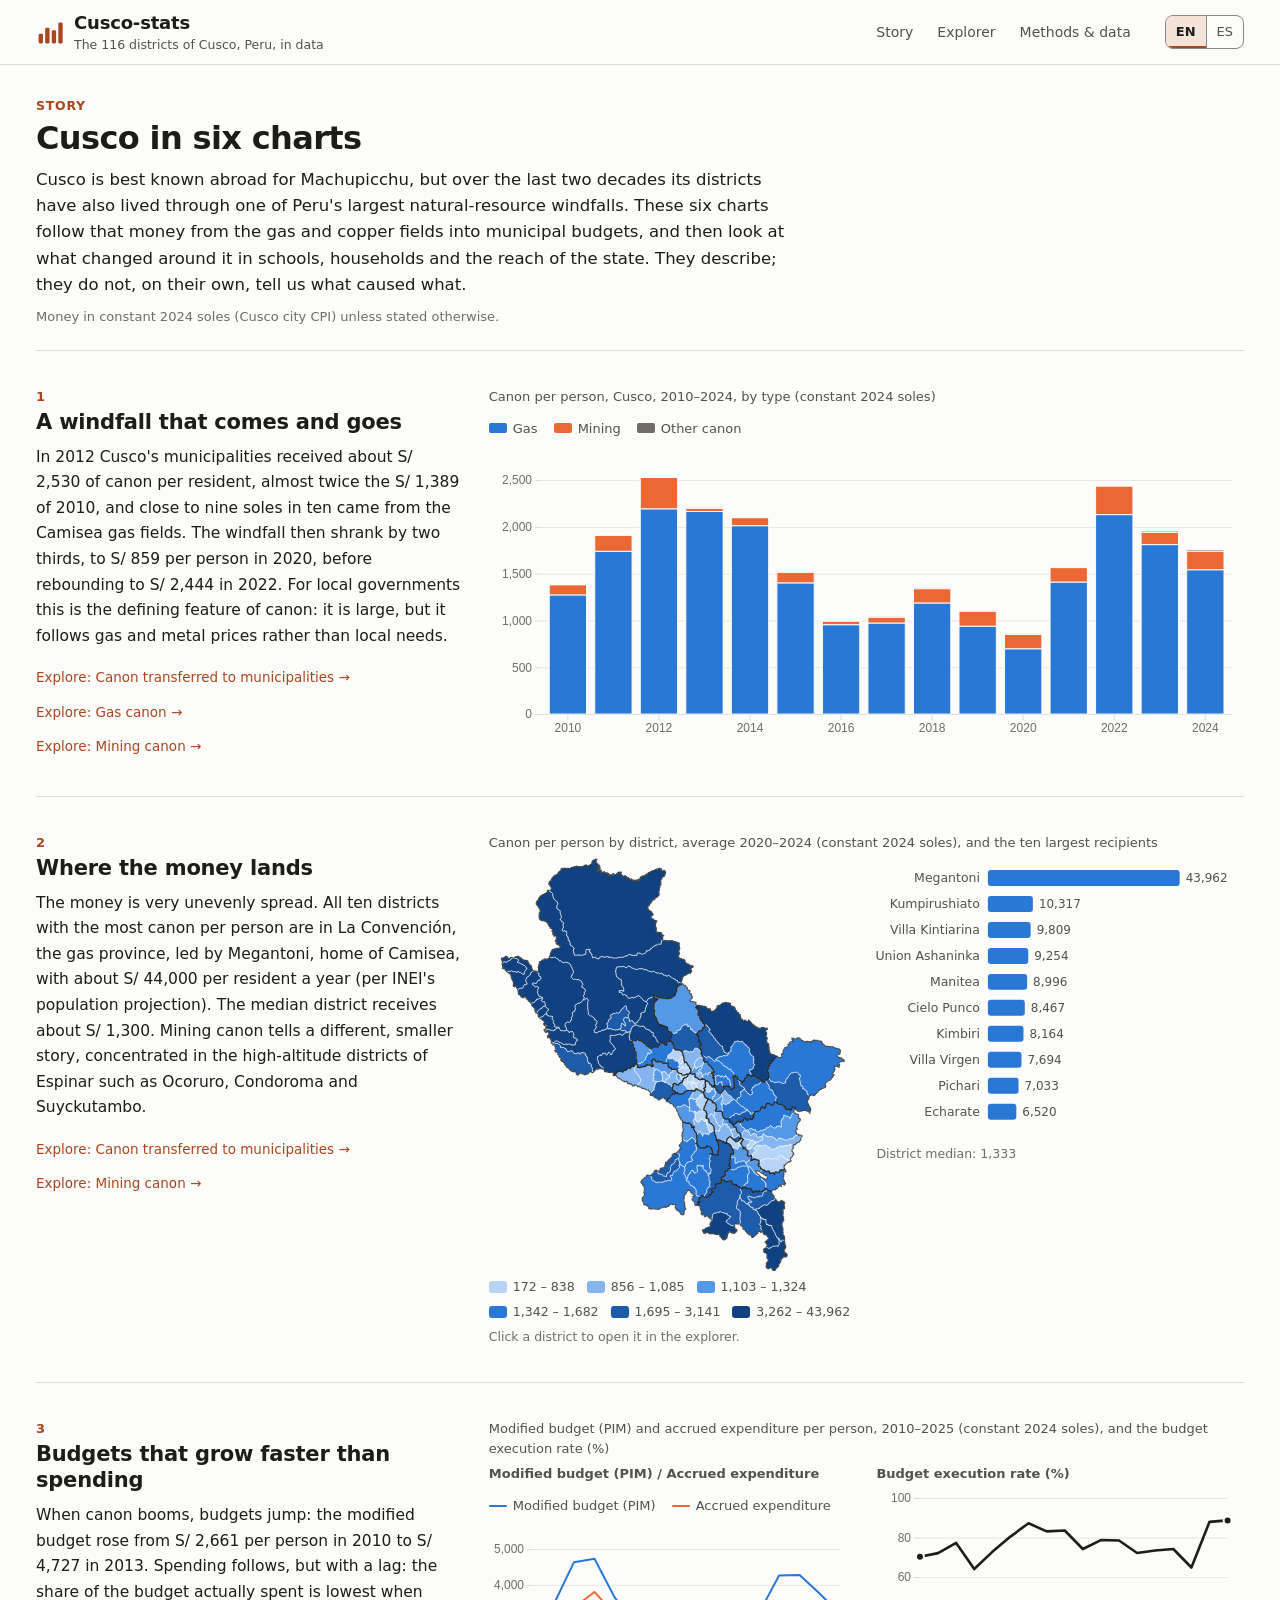
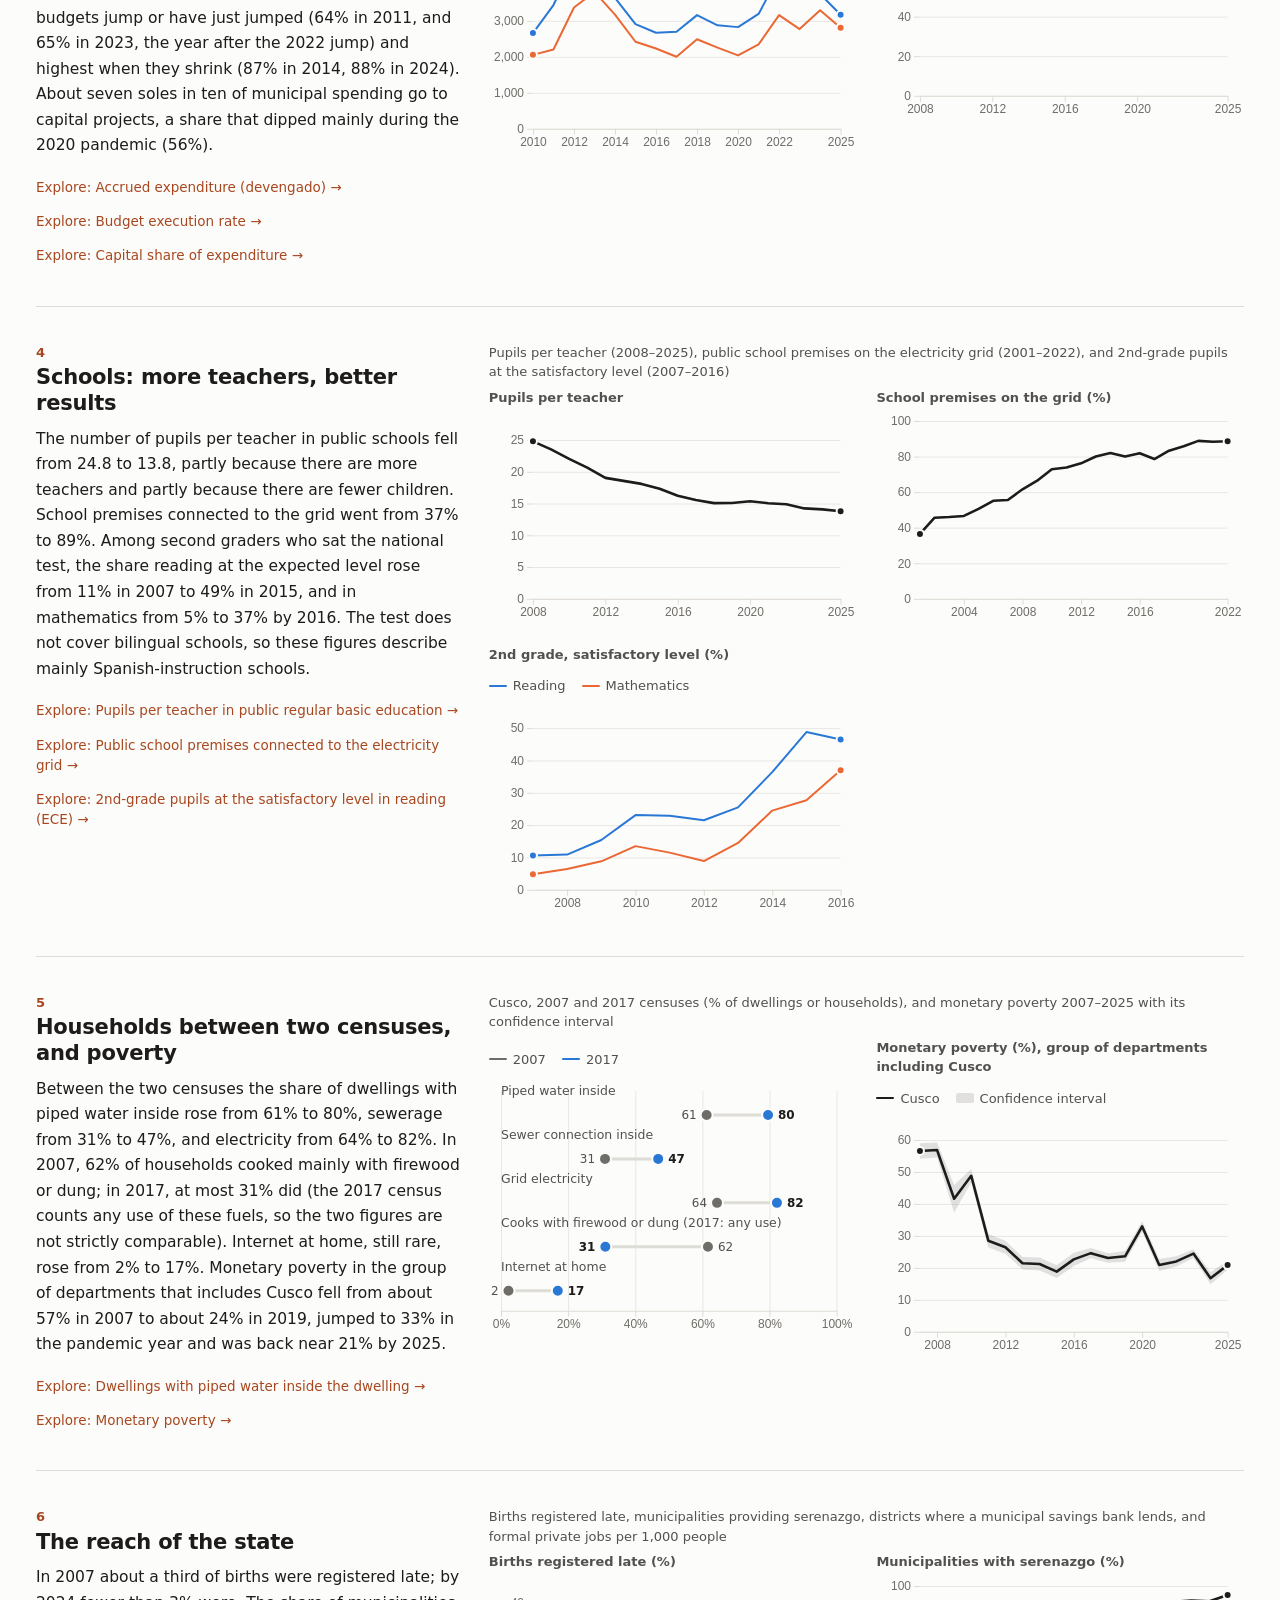
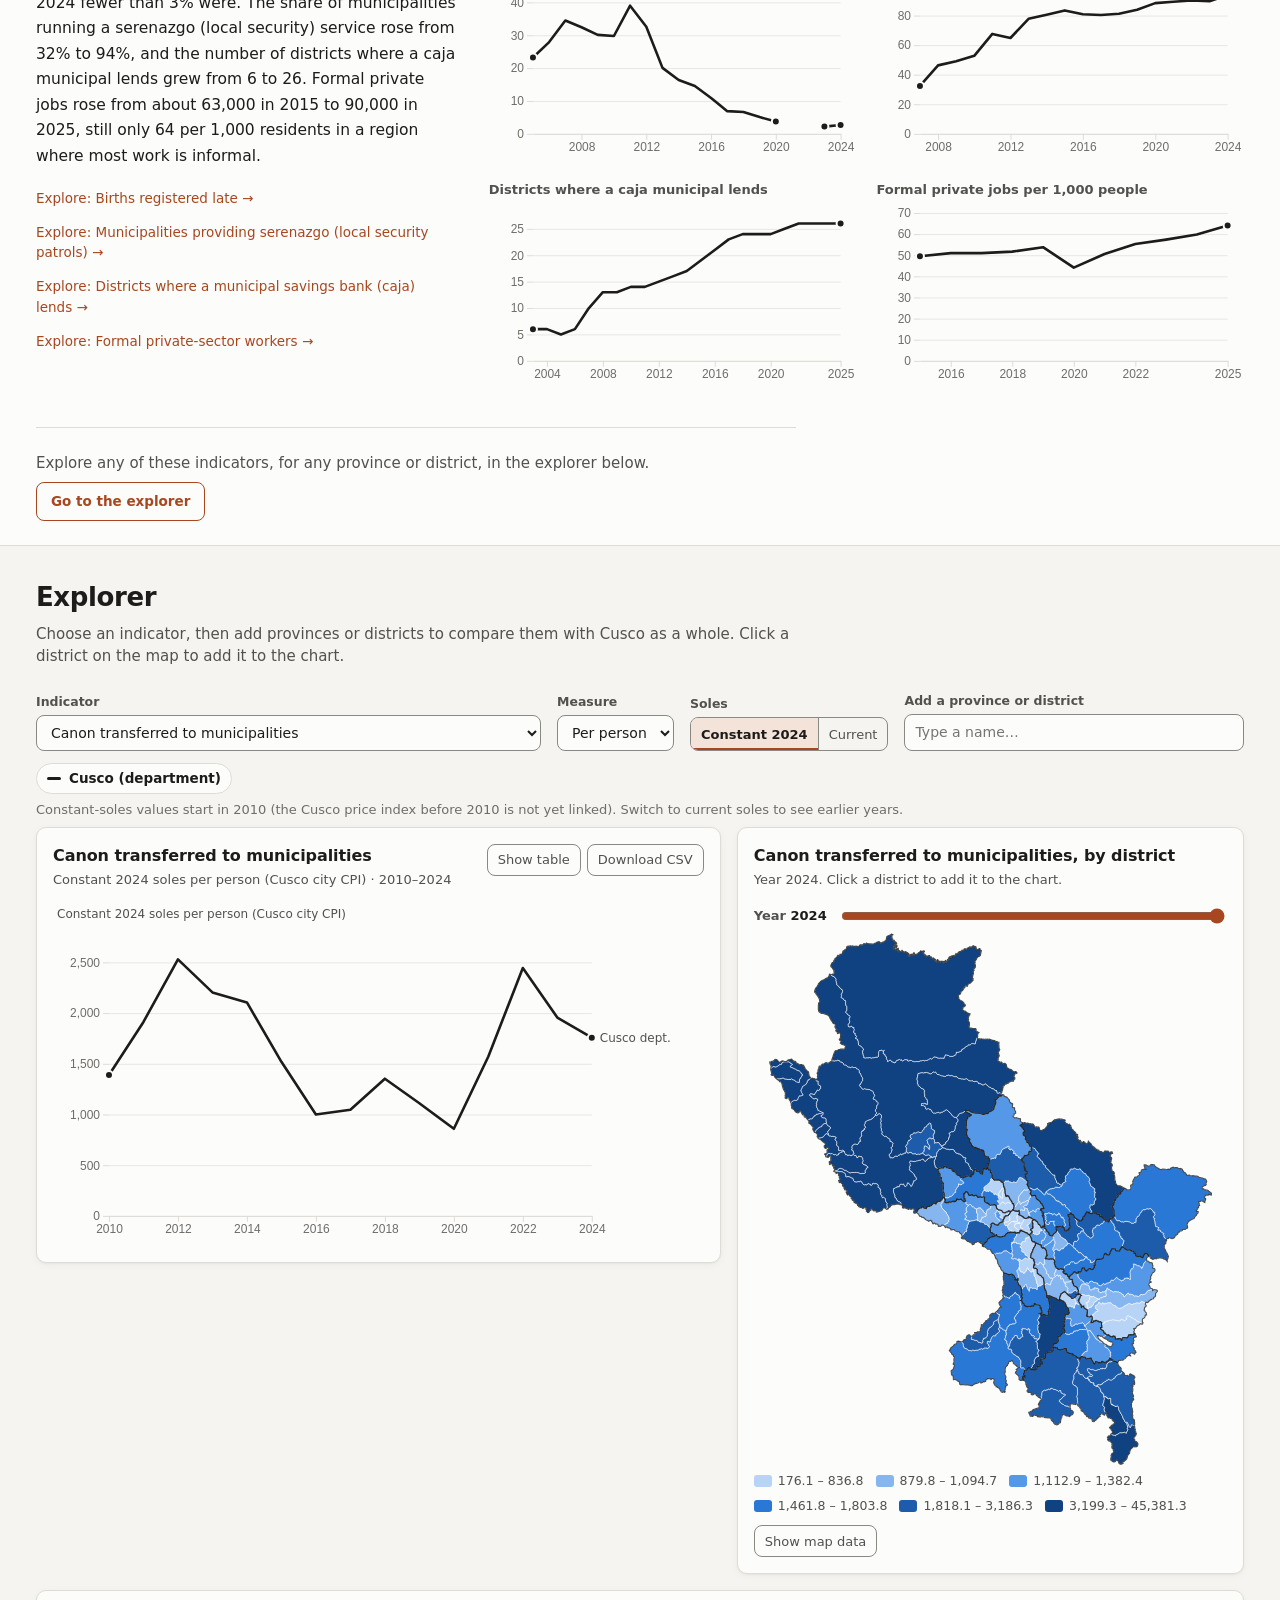
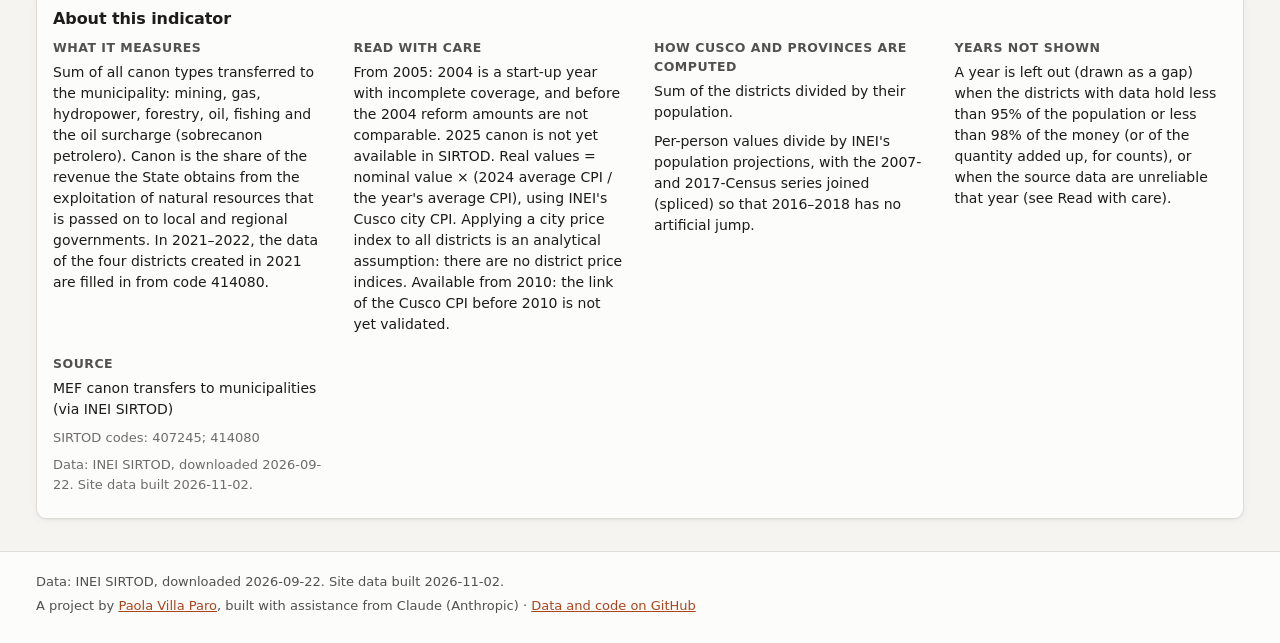
<file: docs/index.html>
<!doctype html>
<html lang="en">
<head>
  <meta charset="utf-8">
  <meta name="viewport" content="width=device-width, initial-scale=1">
  <title>Cusco-stats · Districts of Cusco in data</title>
  <meta name="description" content="Interactive trends and maps for the 116 districts of Cusco, Peru: canon transfers, municipal budgets, schools, jobs, services and census indicators, 2001–2025.">
  <link rel="stylesheet" href="css/app.css">
  <script src="vendor/d3.v7.9.0.min.js" defer></script>
  <script type="module" src="js/main.js"></script>
  <noscript><style>#story-steps:empty { min-height: 0; }</style></noscript>
</head>
<body>
  <a class="skip-link" href="#explorer" data-i18n="skip">Skip to the explorer</a>

  <header class="site-header">
    <div class="wrap header-inner">
      <div class="brand">
        <svg class="brand-mark" viewBox="0 0 32 32" aria-hidden="true" focusable="false">
          <rect x="3" y="18" width="5" height="11" rx="1.5"/><rect x="10.5" y="11" width="5" height="18" rx="1.5"/>
          <rect x="18" y="14" width="5" height="15" rx="1.5"/><rect x="25.5" y="5" width="5" height="24" rx="1.5"/>
        </svg>
        <div>
          <p class="brand-name">Cusco-stats</p>
          <p class="brand-tag" data-i18n="tagline">The 116 districts of Cusco, Peru, in data</p>
        </div>
      </div>
      <nav class="site-nav" aria-label="Sections" data-i18n-aria="ariaSections">
        <a href="#story" class="nav-link" data-nav="story" data-i18n="navStory">Story</a>
        <a href="#explorer" class="nav-link" data-nav="explorer" data-i18n="navExplorer">Explorer</a>
        <a href="methods.html" class="nav-link" data-nav="methods" data-i18n="navMethods">Methods &amp; data</a>
      </nav>
      <div class="lang-switch" role="group" aria-label="Language" data-i18n-aria="ariaLanguage">
        <button type="button" data-lang="en" lang="en" aria-label="English" aria-pressed="true">EN</button>
        <button type="button" data-lang="es" lang="es" aria-label="Español" aria-pressed="false">ES</button>
      </div>
    </div>
  </header>

  <main id="main">
  <section id="story" class="story" aria-labelledby="story-title" tabindex="-1">
    <div class="wrap">
      <header class="story-head">
        <p class="story-kicker" id="story-kicker">Story</p>
        <h1 id="story-title">Cusco in six charts</h1>
        <p class="story-intro" id="story-intro"></p>
        <p class="story-note" id="story-note"></p>
      </header>
      <div id="story-steps"></div>
      <div class="story-end">
        <p id="story-outro"></p>
        <a class="btn-explore is-primary" href="#explorer" id="story-go">Go to the explorer</a>
      </div>
    </div>
  </section>

  <section id="explorer" class="wrap explorer" tabindex="-1" aria-labelledby="explorer-title">
    <section class="intro">
      <h2 id="explorer-title" class="explorer-title" data-i18n="explorerTitle">Explorer</h2>
      <p data-i18n="explorerIntro">Choose an indicator, then add provinces or districts to compare them with Cusco as a whole. Click a district on the map to add it to the chart.</p>
    </section>

    <section class="controls" aria-label="Filters" data-i18n-aria="ariaFilters">
      <div class="control">
        <label for="sel-indicator" data-i18n="indicator">Indicator</label>
        <select id="sel-indicator"></select>
      </div>
      <div class="control">
        <label for="sel-measure" data-i18n="measure">Measure</label>
        <select id="sel-measure"></select>
      </div>
      <div class="control" id="ctl-units" hidden>
        <span class="control-label" id="units-label" data-i18n="units">Soles</span>
        <div class="segmented" role="group" aria-labelledby="units-label">
          <button type="button" data-units="real" aria-pressed="true" data-i18n="unitsReal">Constant 2024</button>
          <button type="button" data-units="nominal" aria-pressed="false" data-i18n="unitsNominal">Current</button>
        </div>
      </div>
      <div class="control control-grow">
        <label for="inp-place" data-i18n="addPlace">Add a province or district</label>
        <input id="inp-place" type="text" list="place-list" autocomplete="off" data-i18n-placeholder="addPlaceHint" placeholder="Type a name…">
        <datalist id="place-list"></datalist>
      </div>
    </section>

    <div class="chips" id="chips" role="group" aria-label="Places in the chart" data-i18n-aria="ariaPlaces"></div>
    <p class="status" id="status" role="status" aria-live="polite"></p>

    <div class="grid">
      <section class="card card-chart" aria-labelledby="chart-title">
        <header class="card-head">
          <div>
            <h2 id="chart-title" class="card-title"></h2>
            <p id="chart-subtitle" class="card-subtitle"></p>
          </div>
          <div class="card-tools">
            <button type="button" class="btn-ghost" id="btn-table" aria-expanded="false" aria-controls="chart-table" data-i18n="showTable">Show table</button>
            <button type="button" class="btn-ghost" id="btn-csv" data-i18n="downloadCsv">Download CSV</button>
          </div>
        </header>
        <div class="legend" id="chart-legend"></div>
        <div class="chart" id="chart"></div>
        <div class="table-wrap" id="chart-table" hidden></div>
      </section>

      <section class="card card-map" id="map-card" aria-labelledby="map-title">
        <header class="card-head">
          <div>
            <h2 id="map-title" class="card-title"></h2>
            <p id="map-subtitle" class="card-subtitle"></p>
          </div>
        </header>
        <div class="map-year" id="map-year-wrap">
          <label for="rng-year"><span data-i18n="year">Year</span> <output id="out-year"></output></label>
          <input id="rng-year" type="range" min="0" max="0" step="1">
        </div>
        <div class="map" id="map"></div>
        <div class="map-legend" id="map-legend"></div>
        <div class="card-tools map-tools">
          <button type="button" class="btn-ghost" id="btn-map-table" aria-expanded="false" aria-controls="map-table" data-i18n="showMapData">Show map data</button>
        </div>
        <div class="table-wrap map-table" id="map-table" hidden></div>
      </section>

      <section class="card card-notes" aria-labelledby="notes-title">
        <h2 id="notes-title" class="card-title" data-i18n="aboutIndicator">About this indicator</h2>
        <div id="notes" class="notes"></div>
      </section>
    </div>
  </section>
  </main>

  <footer class="site-footer">
    <div class="wrap">
      <p id="footer-data"></p>
      <p><span data-i18n="footerBy">A project by</span> <a href="https://pvillaparo.github.io/">Paola Villa Paro</a><span data-i18n="footerAssist">, built with assistance from Claude (Anthropic)</span> · <a href="https://github.com/pvillaparo/cusco-data" data-i18n="footerRepo">Data and code on GitHub</a></p>
    </div>
  </footer>

  <div class="tooltip" id="tooltip" role="tooltip" hidden></div>
  <noscript><p class="wrap">This page needs JavaScript to draw its charts and maps.</p><p class="wrap" lang="es">Esta página necesita JavaScript para dibujar sus gráficos y mapas.</p></noscript>
</body>
</html>
</file>
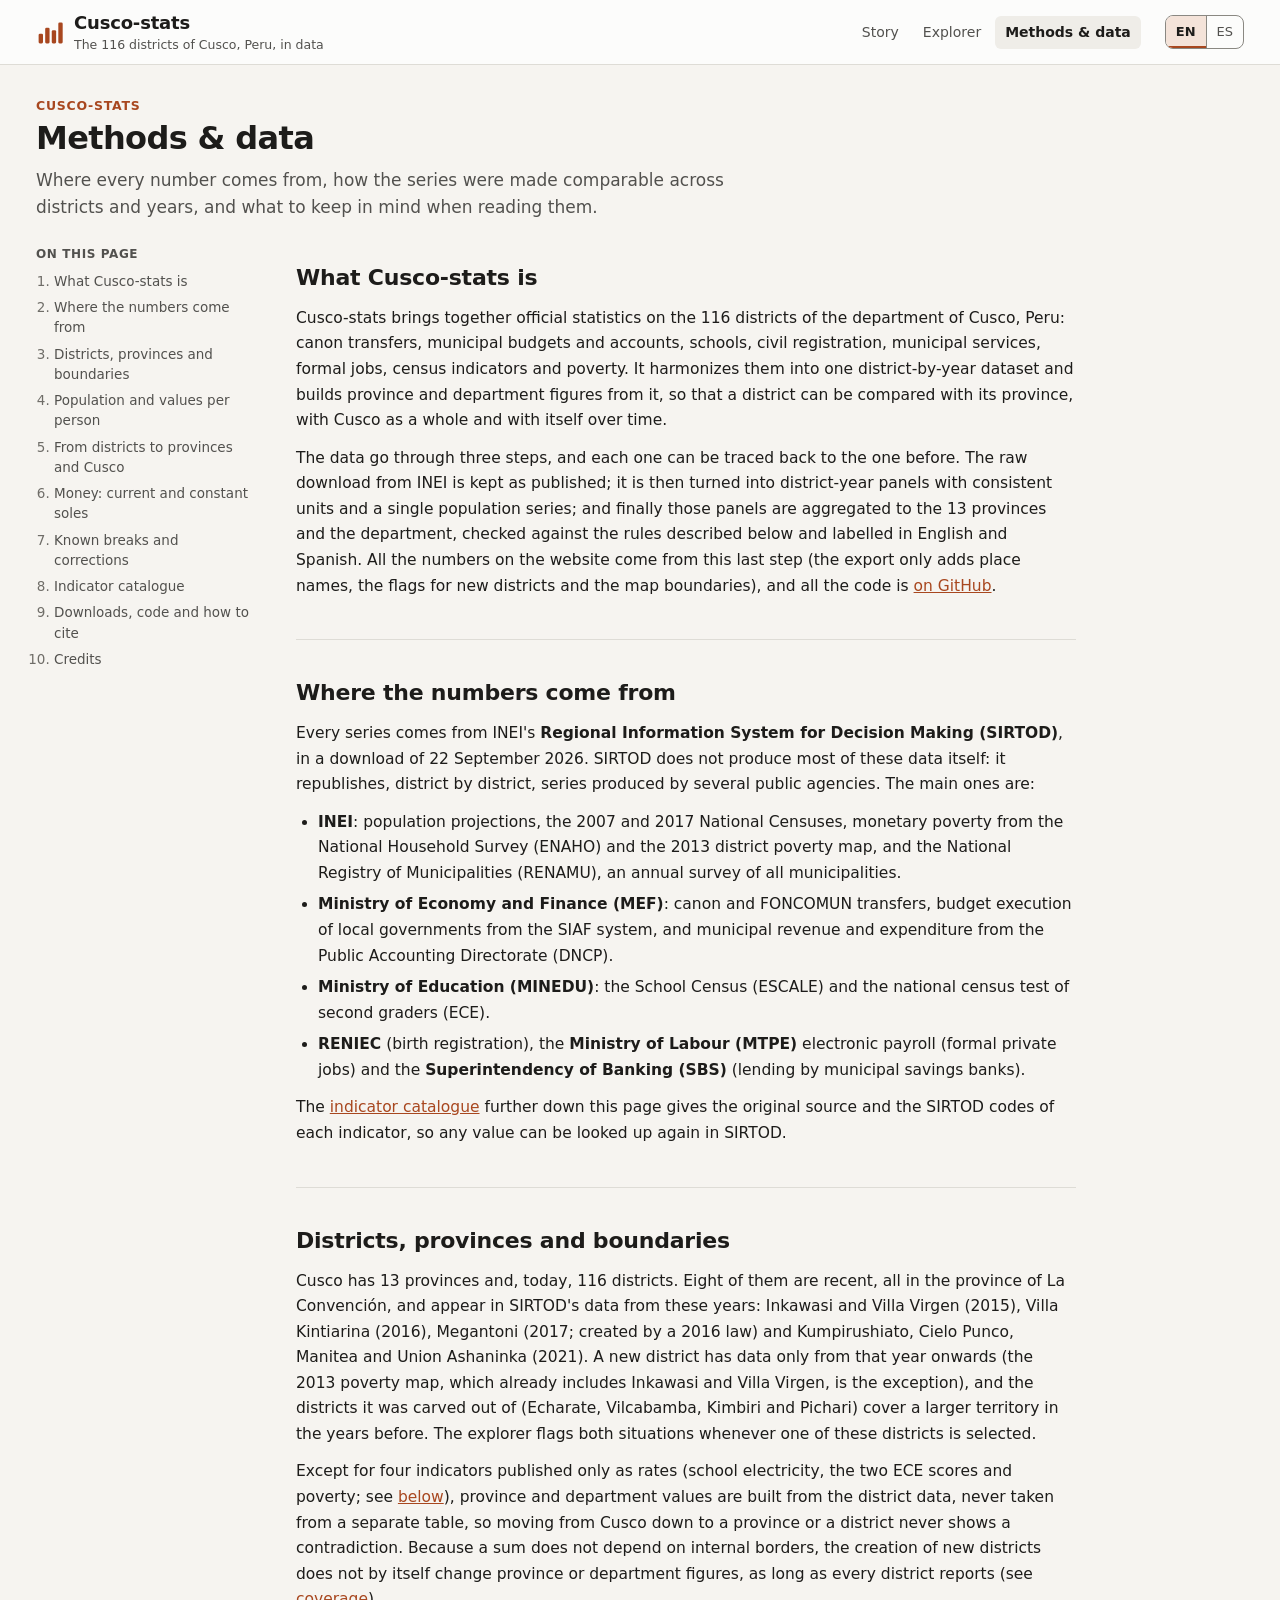
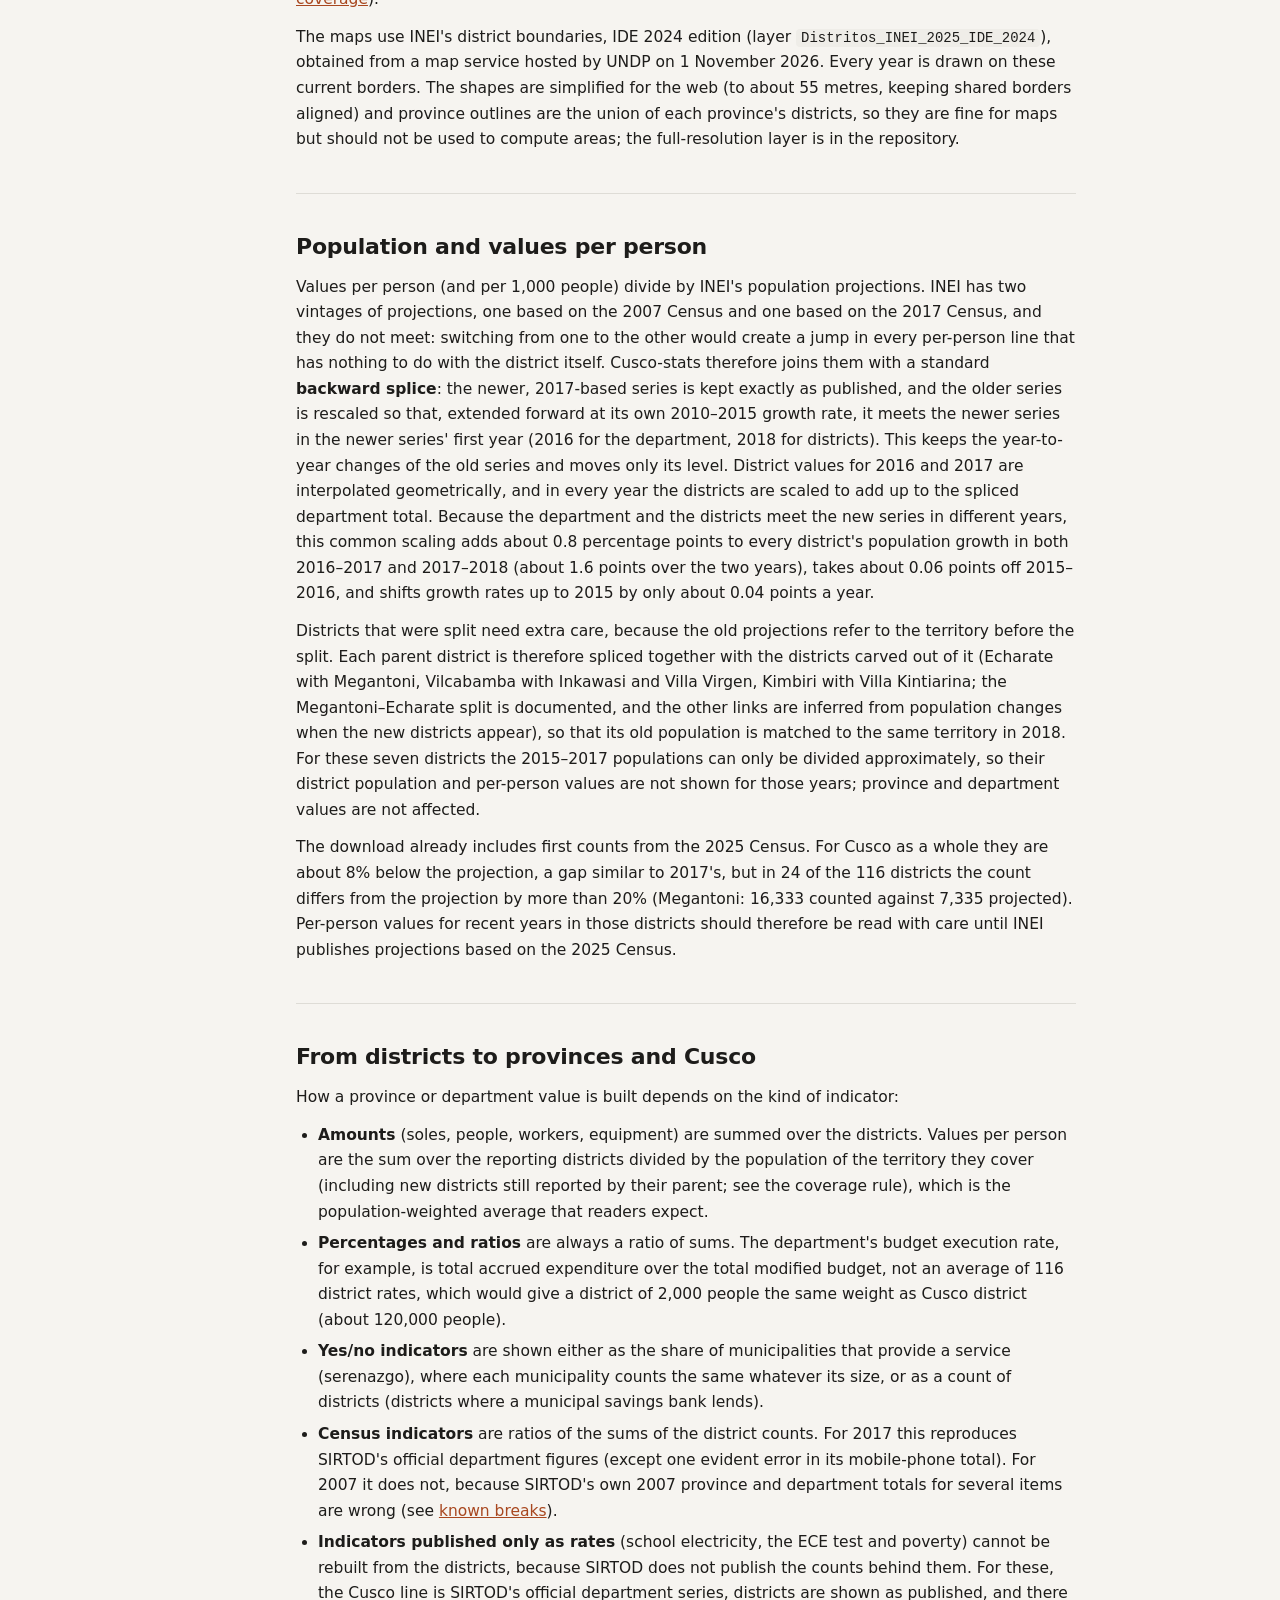
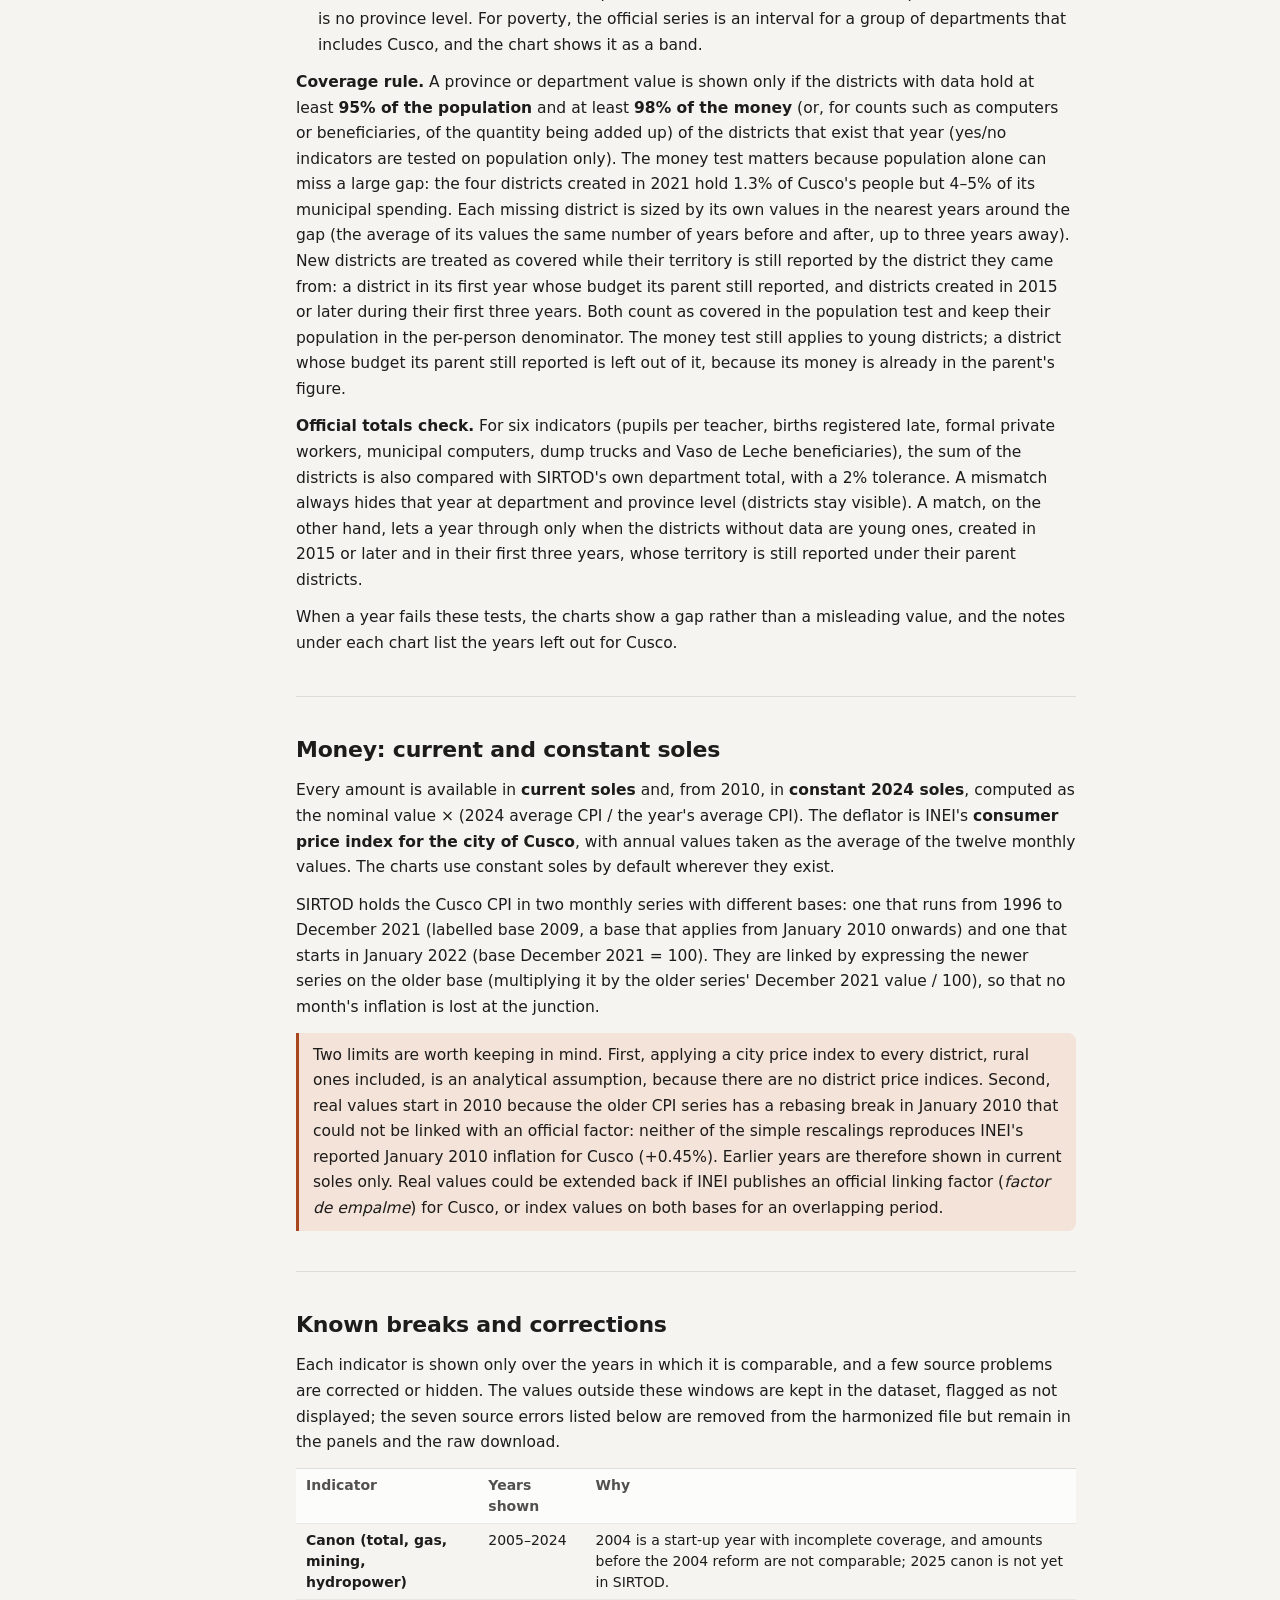
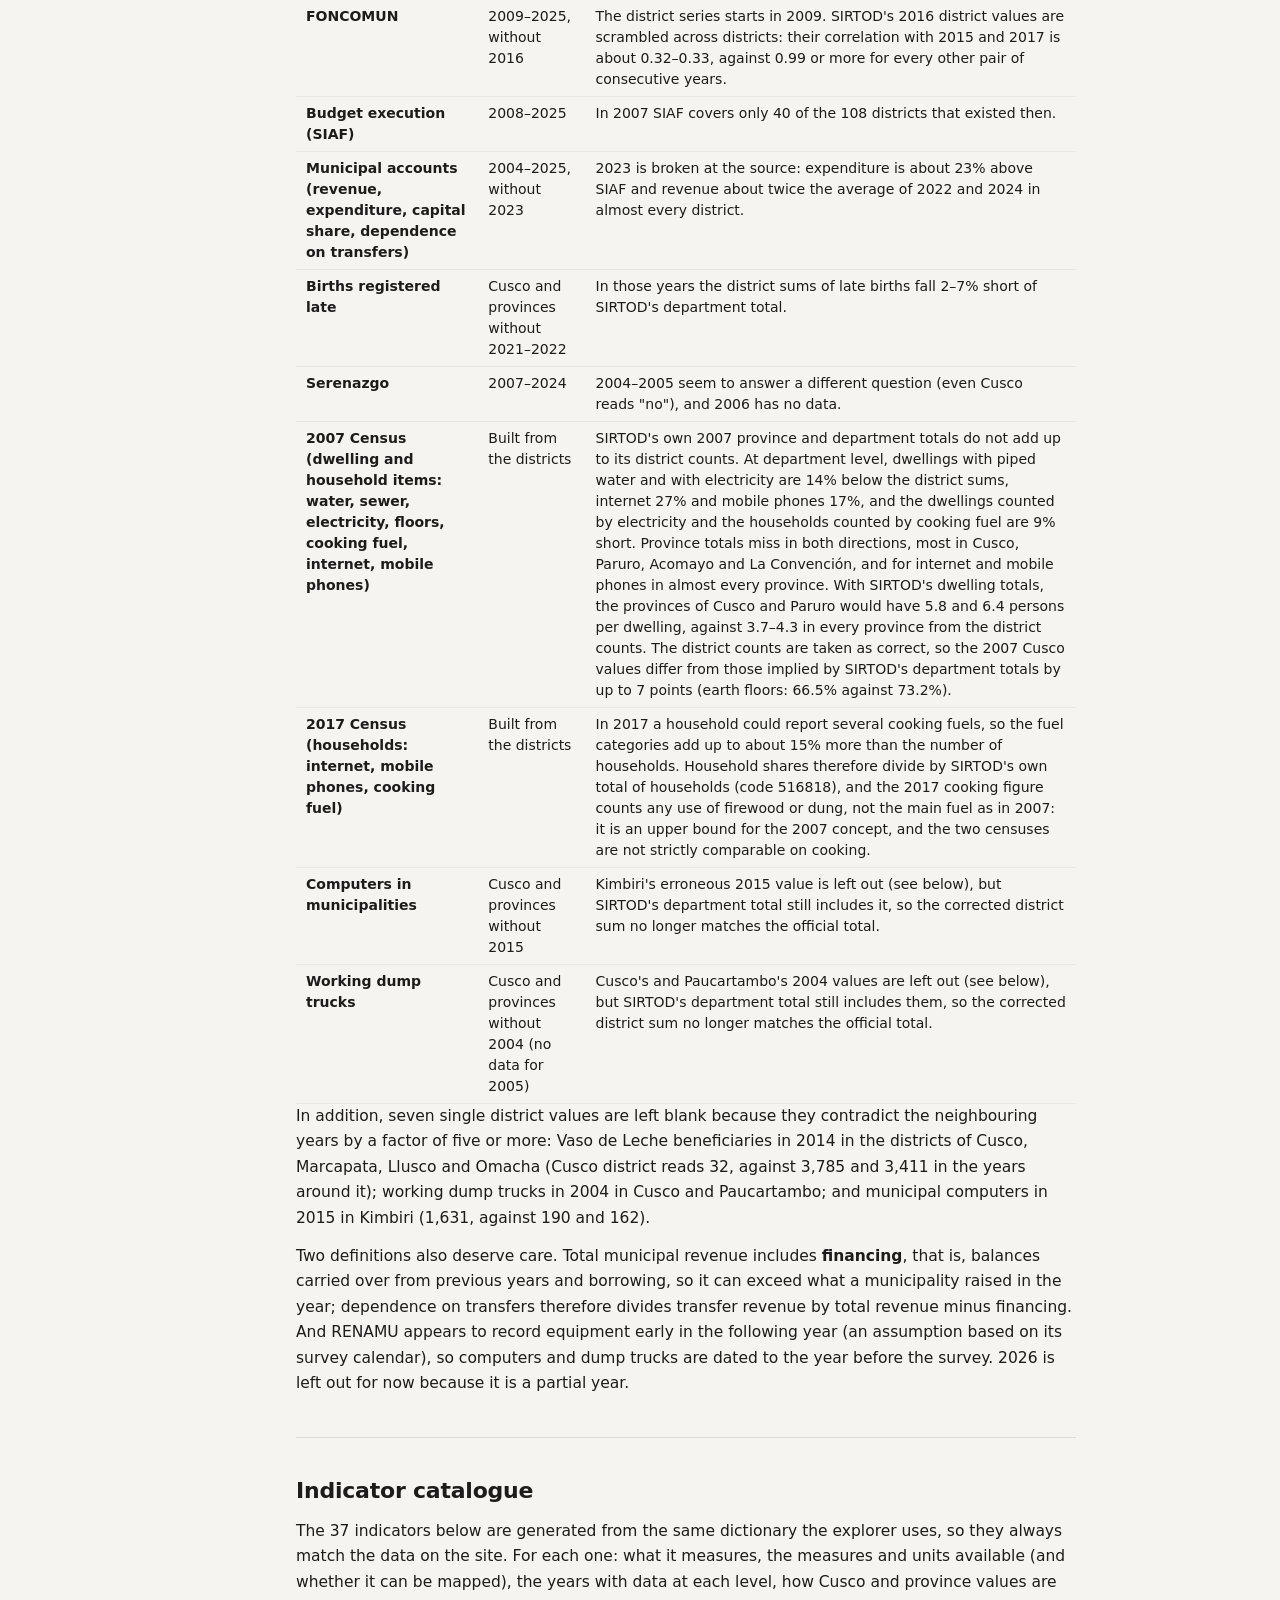
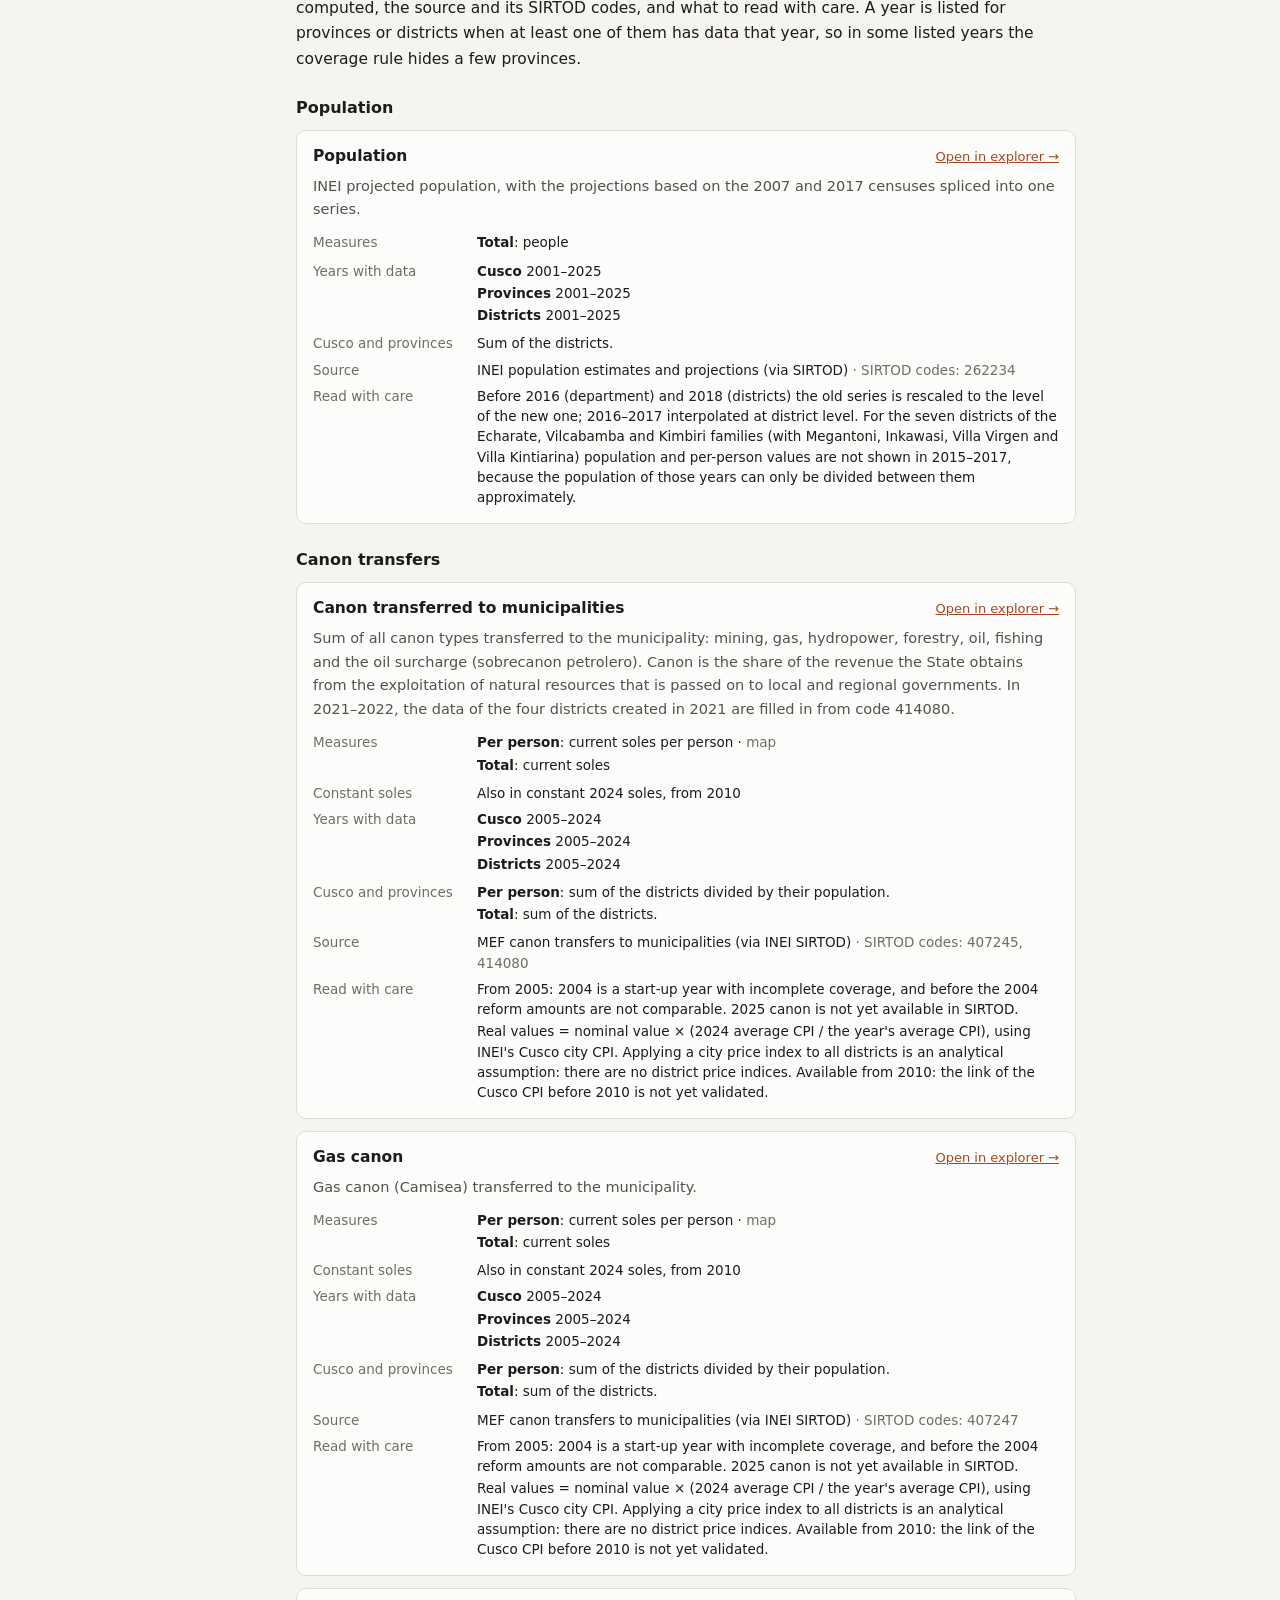
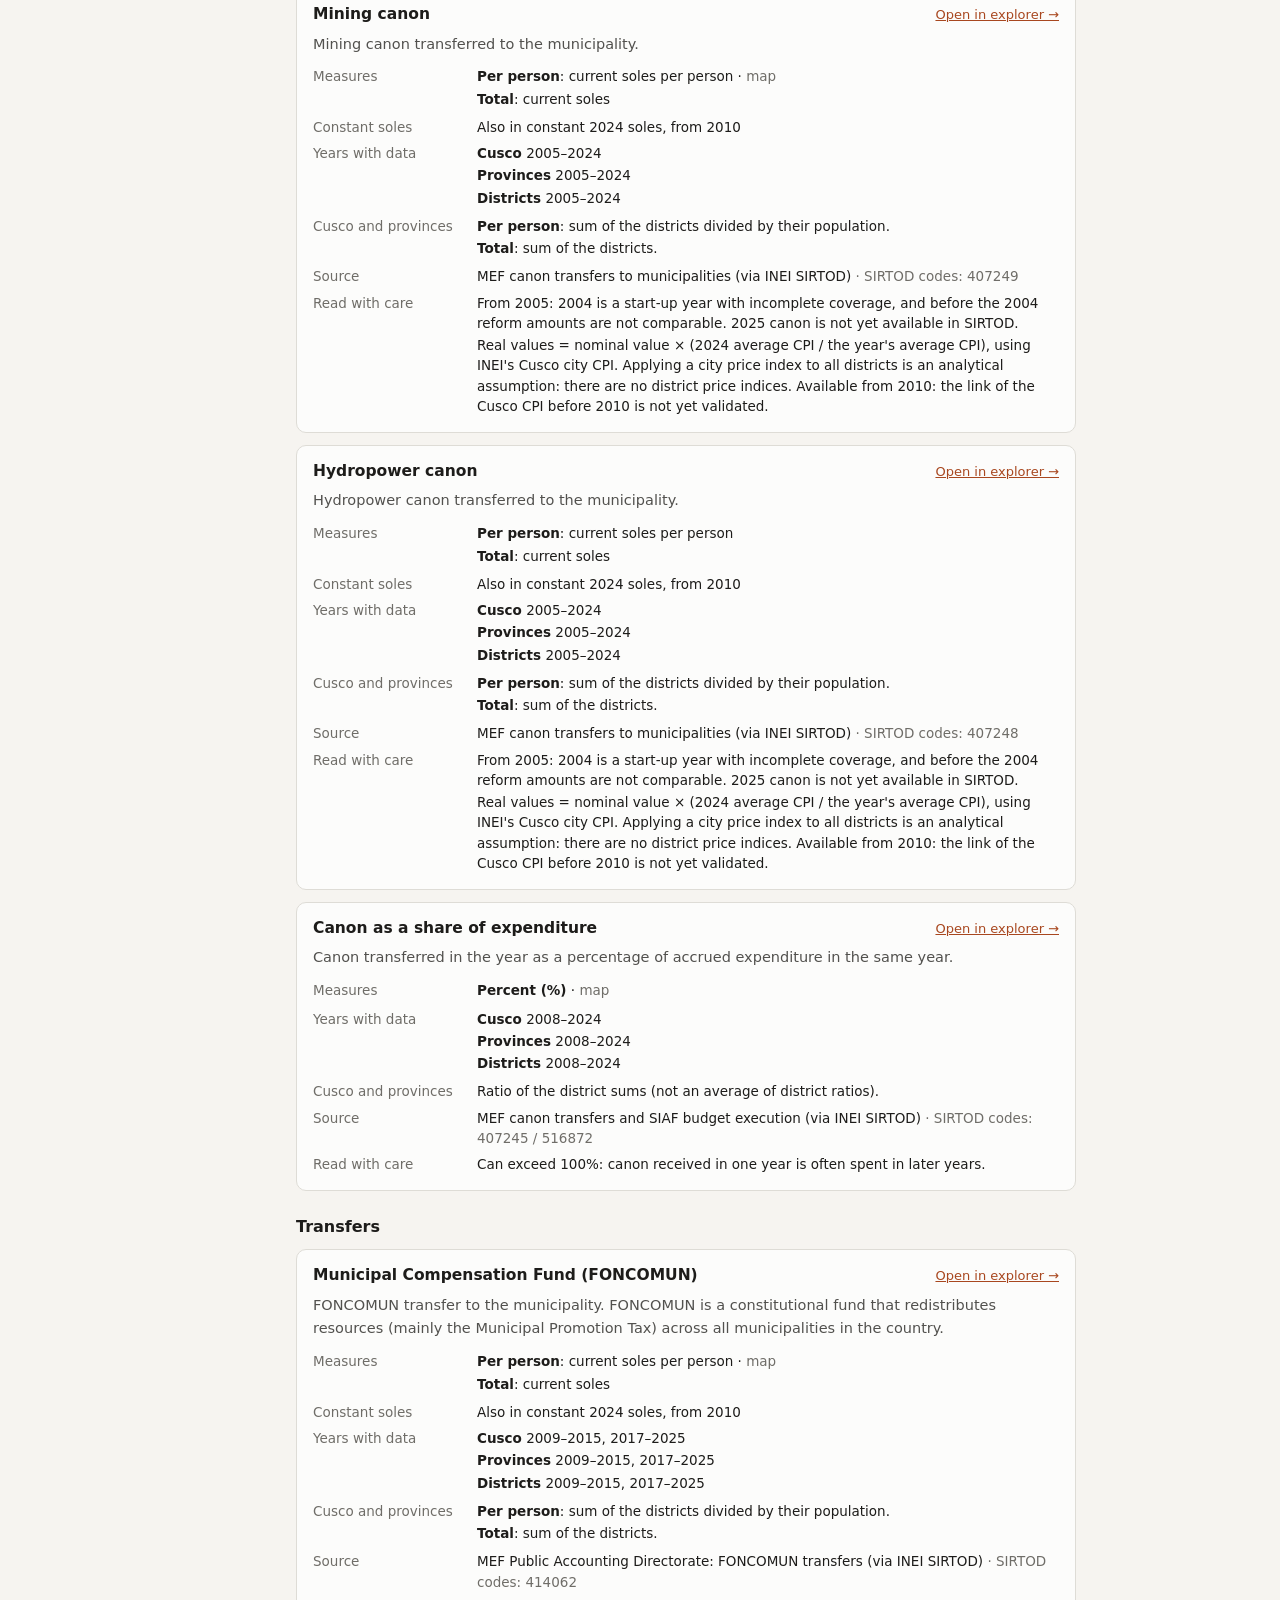
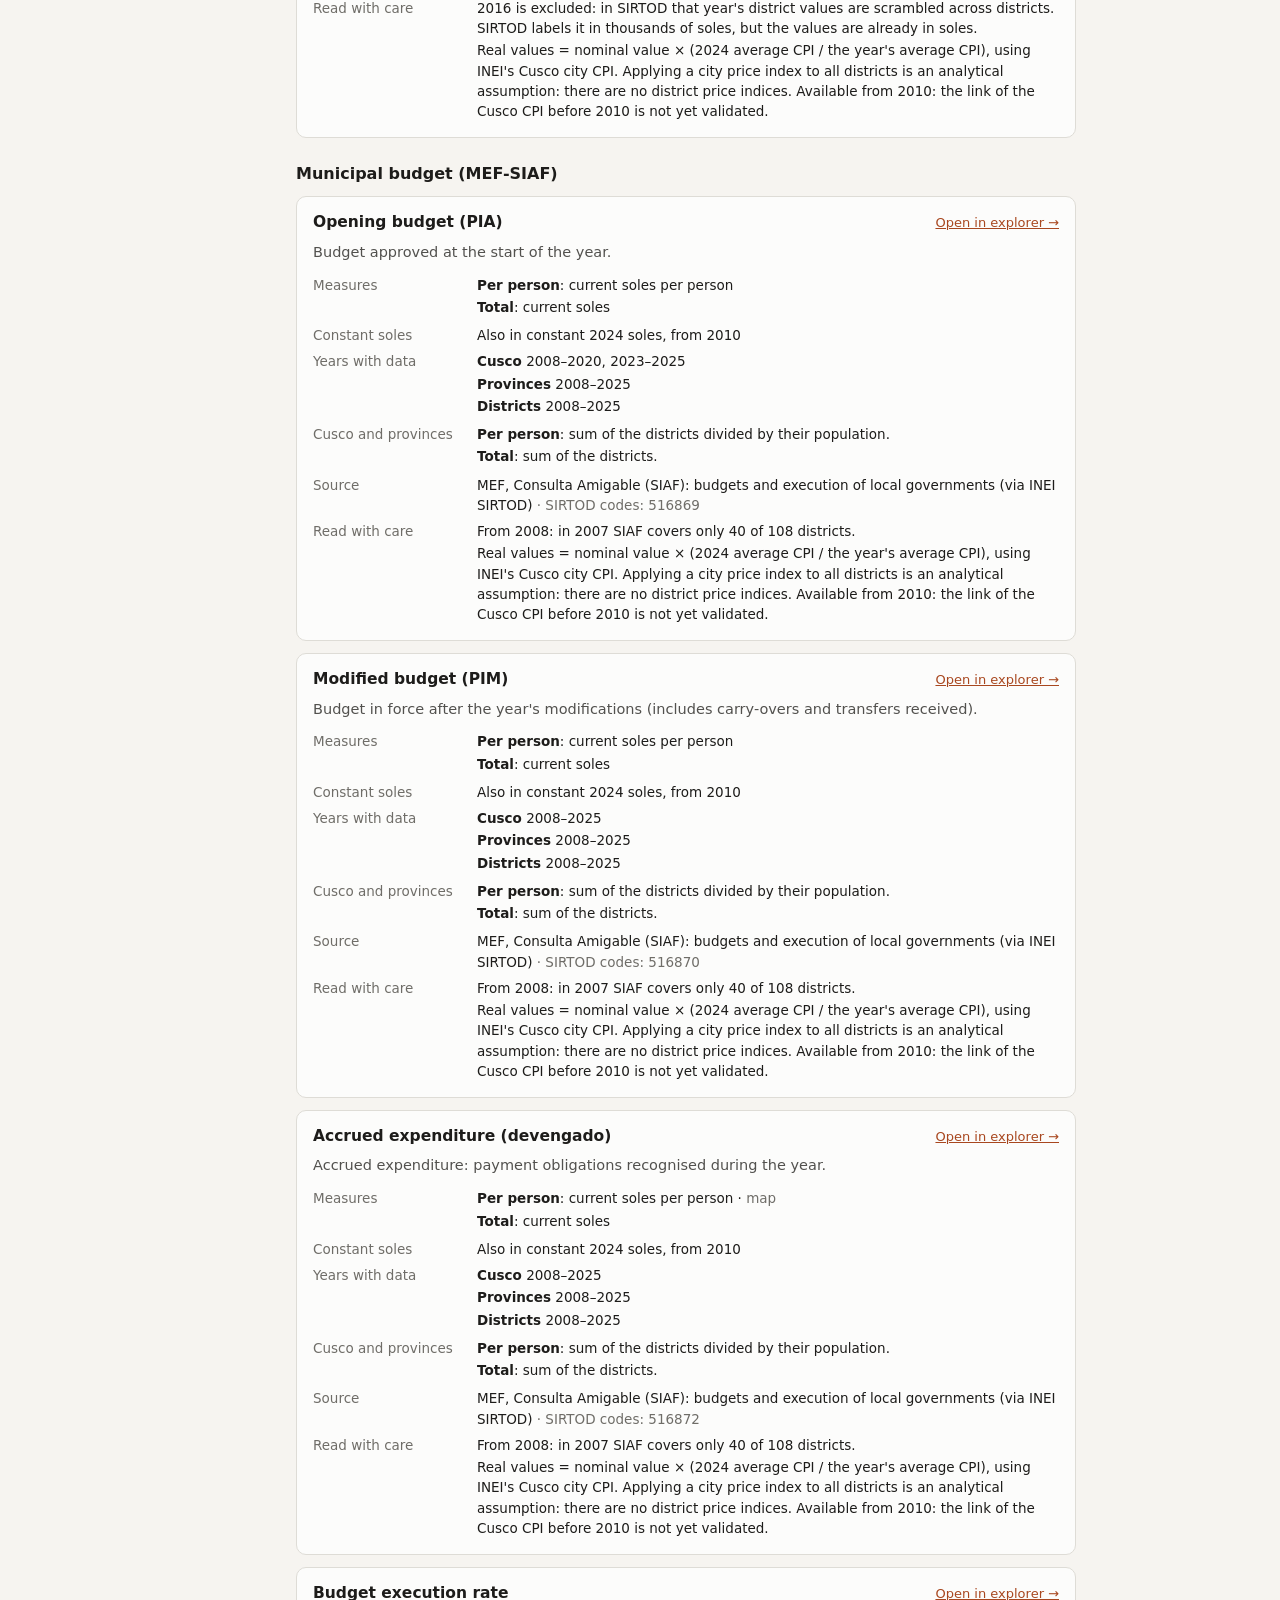
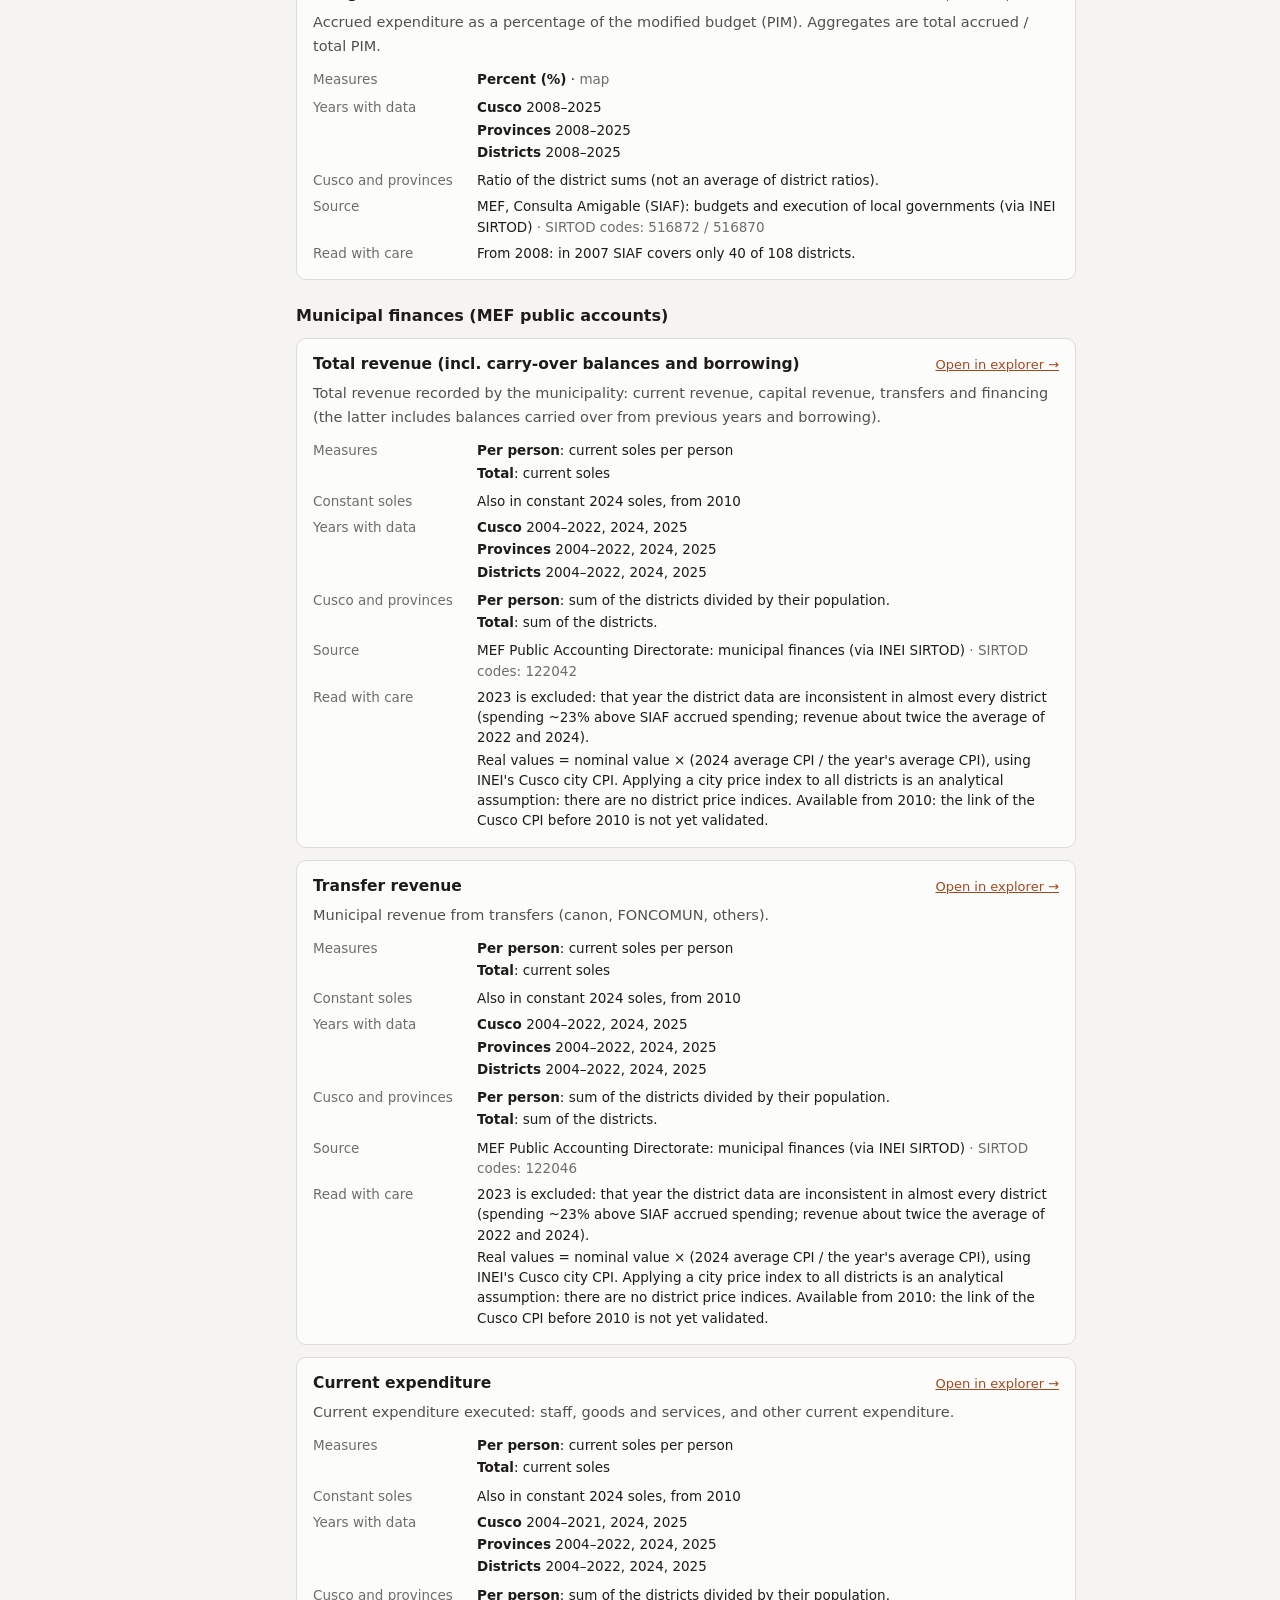
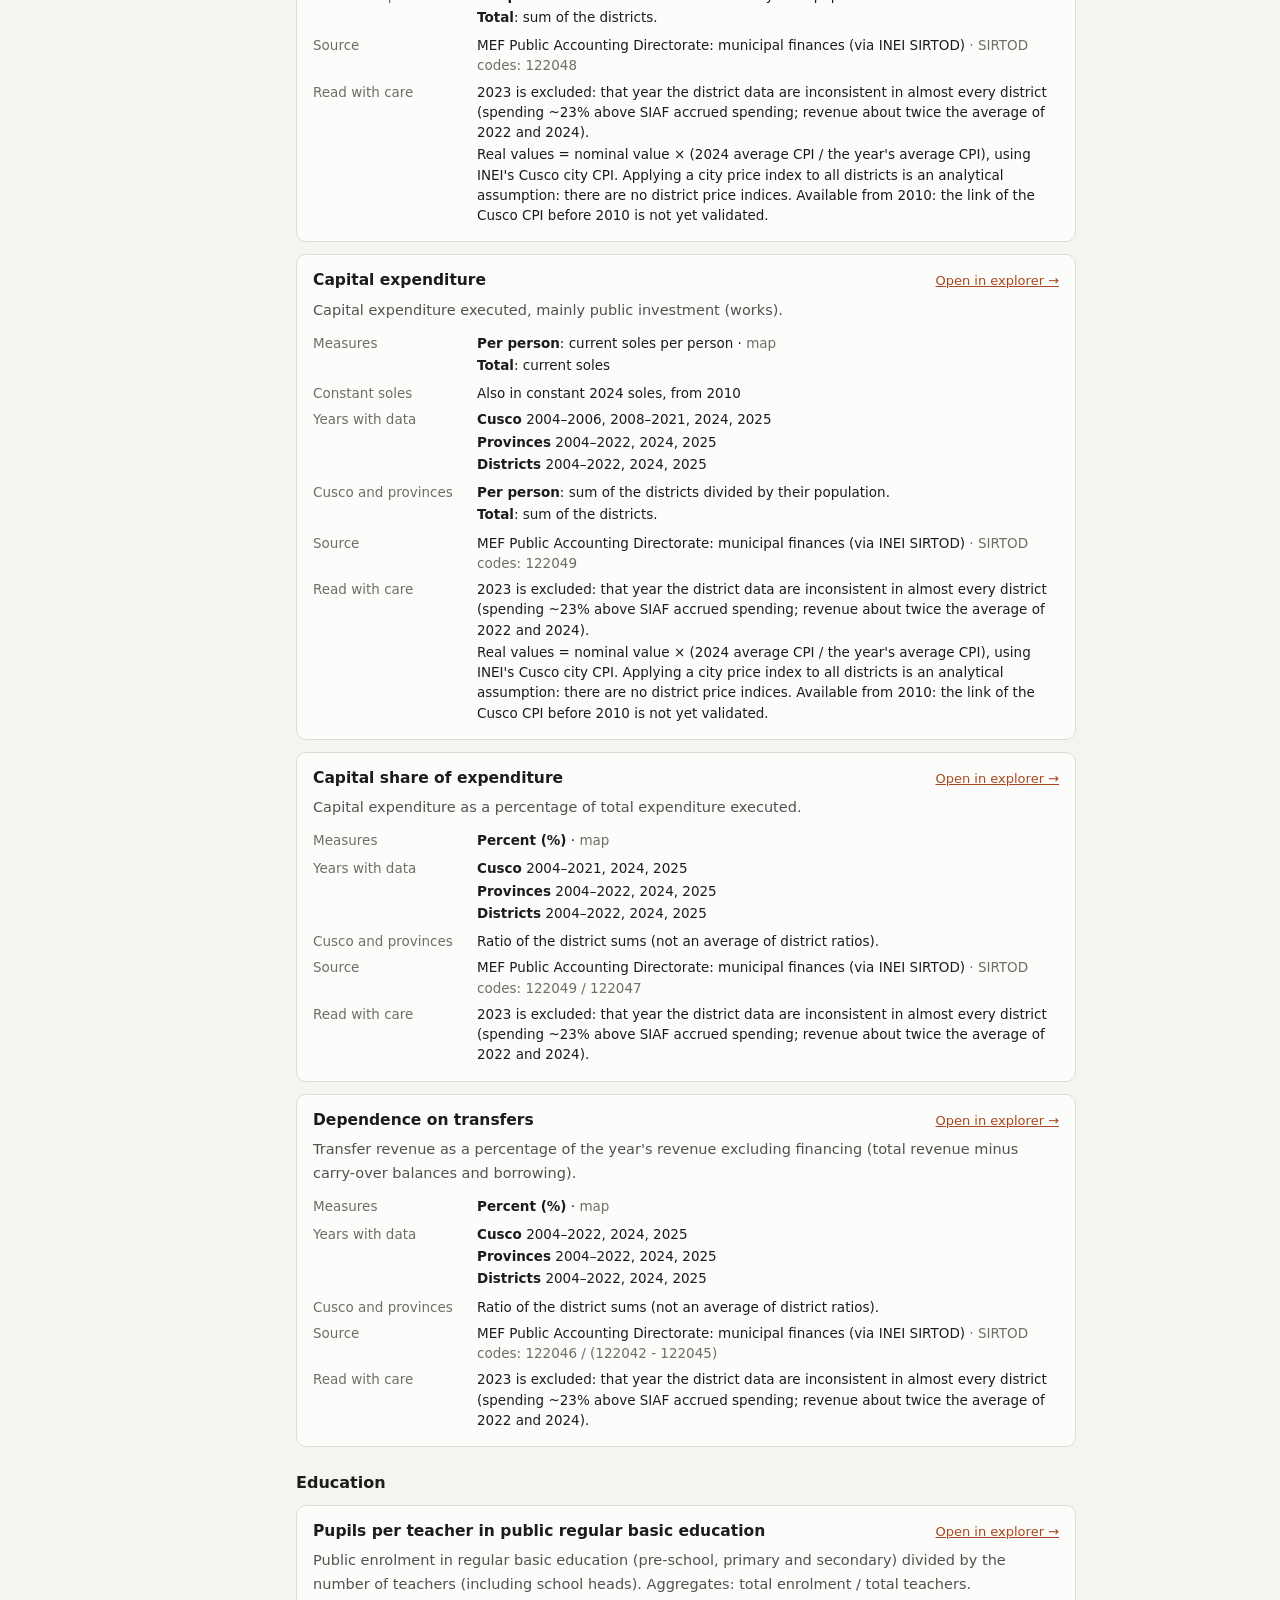
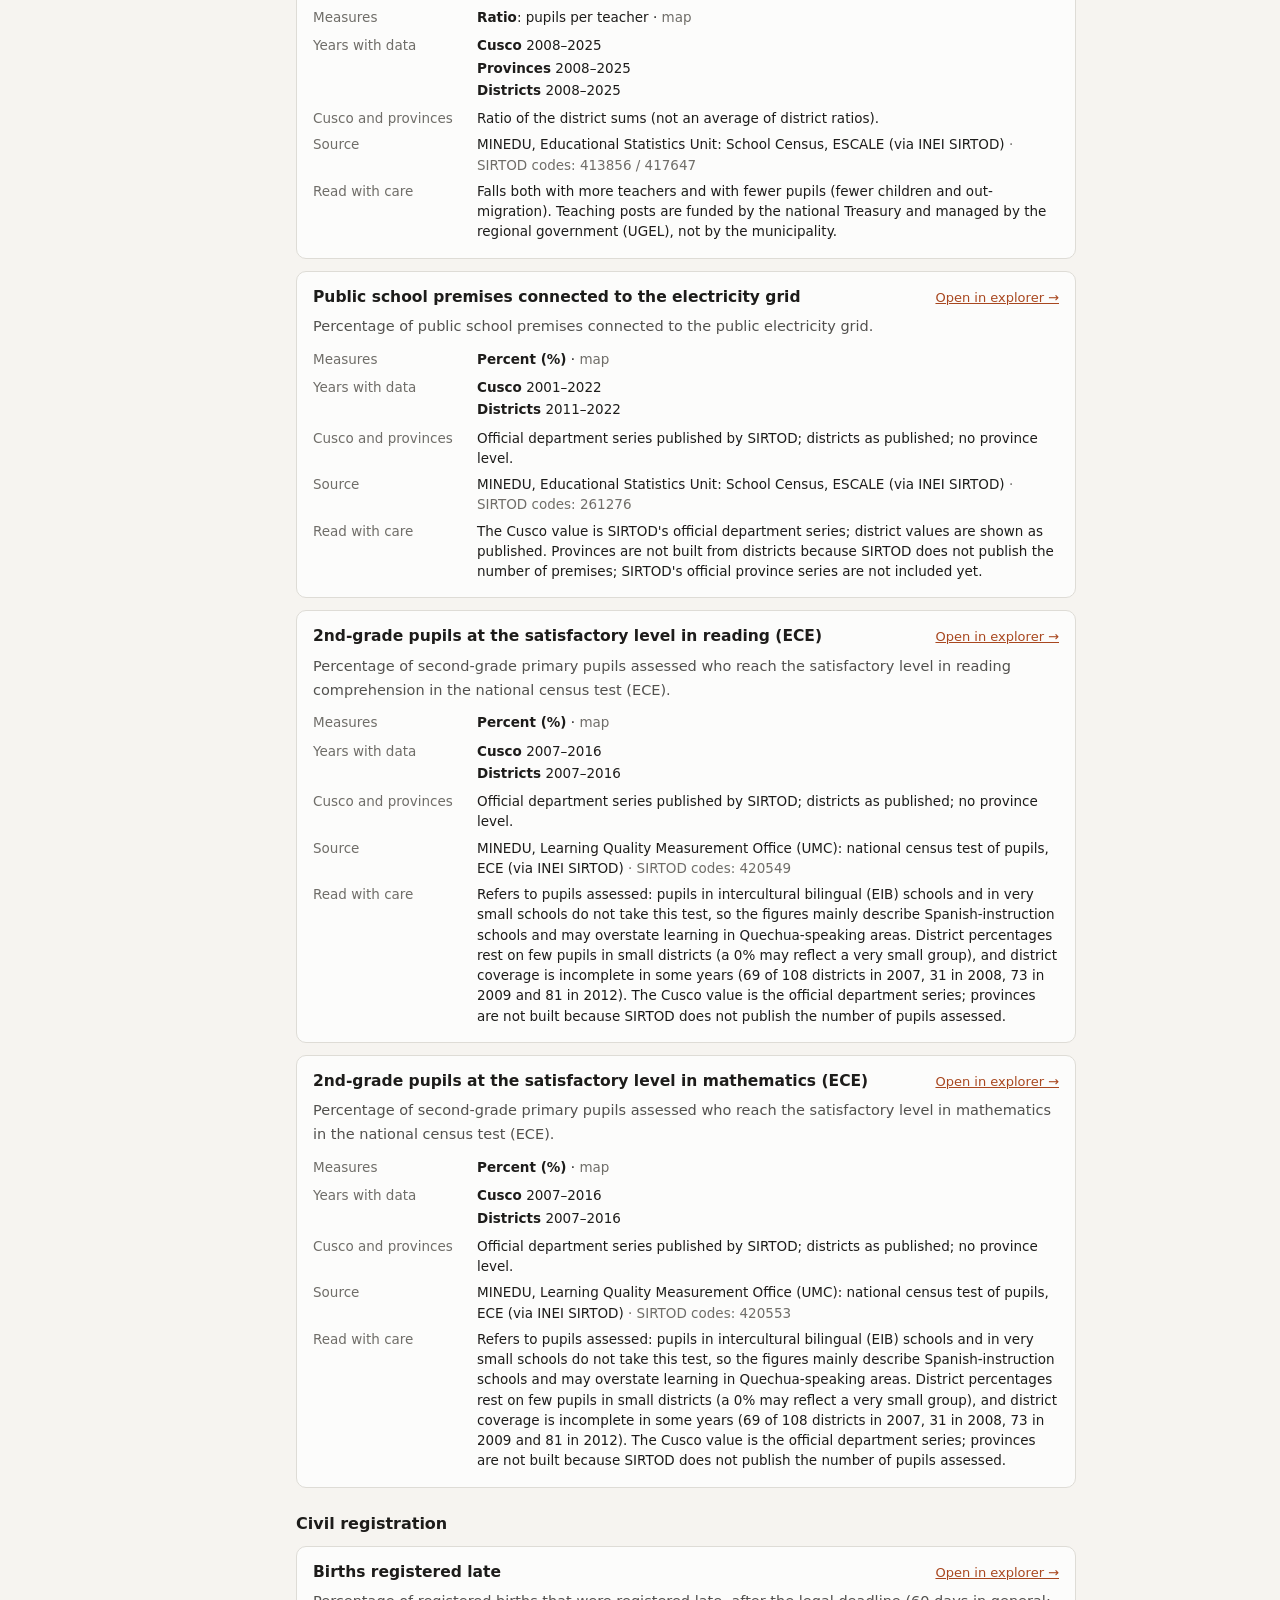
<file: docs/methods.html>
<!doctype html>
<html lang="en">
<head>
  <meta charset="utf-8">
  <meta name="viewport" content="width=device-width, initial-scale=1">
  <title>Methods &amp; data · Cusco-stats</title>
  <meta name="description" content="How Cusco-stats was built: sources, population splice, coverage rules for provinces and the department, real values with the Cusco city CPI, known breaks, and the full indicator catalogue.">
  <link rel="stylesheet" href="css/app.css">
  <script type="module" src="js/methods.js"></script>
</head>
<body>
  <a class="skip-link" href="#methods-main" data-i18n="skipMethods">Skip to the content</a>

  <header class="site-header">
    <div class="wrap header-inner">
      <a class="brand brand-link" href="./" data-lang-link>
        <svg class="brand-mark" viewBox="0 0 32 32" aria-hidden="true" focusable="false">
          <rect x="3" y="18" width="5" height="11" rx="1.5"/><rect x="10.5" y="11" width="5" height="18" rx="1.5"/>
          <rect x="18" y="14" width="5" height="15" rx="1.5"/><rect x="25.5" y="5" width="5" height="24" rx="1.5"/>
        </svg>
        <span>
          <span class="brand-name">Cusco-stats</span>
          <span class="brand-tag" data-i18n="tagline">The 116 districts of Cusco, Peru, in data</span>
        </span>
      </a>
      <nav class="site-nav" aria-label="Sections" data-i18n-aria="ariaSections">
        <a href="./#story" class="nav-link" data-lang-link data-i18n="navStory">Story</a>
        <a href="./#explorer" class="nav-link" data-lang-link data-i18n="navExplorer">Explorer</a>
        <a href="methods.html" class="nav-link is-active" aria-current="page" data-lang-link data-i18n="navMethods">Methods &amp; data</a>
      </nav>
      <div class="lang-switch" role="group" aria-label="Language" data-i18n-aria="ariaLanguage">
        <button type="button" data-lang="en" lang="en" aria-label="English" aria-pressed="true">EN</button>
        <button type="button" data-lang="es" lang="es" aria-label="Español" aria-pressed="false">ES</button>
      </div>
    </div>
  </header>

  <main id="methods-main" class="wrap methods" tabindex="-1">
    <header class="methods-head">
      <p class="story-kicker" id="methods-kicker">Cusco-stats</p>
      <h1 id="methods-title">Methods &amp; data</h1>
      <p class="methods-lede" id="methods-lede"></p>
    </header>
    <div class="methods-layout">
      <nav class="methods-toc" aria-labelledby="toc-title">
        <p class="methods-toc-title" id="toc-title">On this page</p>
        <ol id="methods-toc"></ol>
      </nav>
      <div class="methods-body" id="methods-body">
        <noscript><p class="methods-note">This page needs JavaScript to show its text and the indicator catalogue. The methods are also documented in <a href="https://github.com/pvillaparo/cusco-data/blob/main/harmonized/README.md">harmonized/README.md</a> and the catalogue is in <a href="https://github.com/pvillaparo/cusco-data/blob/main/harmonized/cusco_stats_dictionary.csv">harmonized/cusco_stats_dictionary.csv</a>.</p><p class="methods-note" lang="es">Esta página necesita JavaScript para mostrar su texto y el catálogo de indicadores. Los métodos también están documentados en harmonized/README.md y el catálogo está en harmonized/cusco_stats_dictionary.csv, en el mismo repositorio de GitHub.</p></noscript>
        <p class="status" id="methods-status" role="status"></p>
      </div>
    </div>
  </main>

  <footer class="site-footer">
    <div class="wrap">
      <p id="footer-data"></p>
      <p><span data-i18n="footerBy">A project by</span> <a href="https://pvillaparo.github.io/">Paola Villa Paro</a><span data-i18n="footerAssist">, built with assistance from Claude (Anthropic)</span> · <a href="https://github.com/pvillaparo/cusco-data" data-i18n="footerRepo">Data and code on GitHub</a></p>
    </div>
  </footer>
</body>
</html>
</file>
<file: docs/css/app.css>
/* Cusco-stats — app styles.
   Colour roles are CSS custom properties; light and dark values swap in one place.
   Series colours: reference categorical palette (validated, 6 slots, both modes); light slots 3-5
   re-stepped (aqua, lavender, magenta) to reach 3:1 on the chart surface and stay apart under protan/deutan.
   Map ramp: reference sequential blue. Brand accent: terracotta (UI chrome only). */

:root {
  color-scheme: light;
  --surface-0: #f6f4f0;      /* page */
  --surface-1: #fcfcfb;      /* cards, chart surface */
  --surface-2: #efede8;      /* controls, hover wash */
  --hairline: #dedcd6;
  --control-border: #8a8882;  /* 3.4:1 on surface-1: borders of inputs and buttons */
  --grid: #e9e7e2;
  --text-primary: #1d1c1a;
  --text-secondary: #52514e;
  --text-muted: #6f6d68;
  --accent: #a8471f;         /* terracotta, 5.6:1 on surface-1 */
  --accent-soft: #f4e3d9;
  --focus: #2a78d6;
  --ref-line: #1d1c1a;       /* Cusco (department) line */
  --band: rgba(29, 28, 26, 0.12);
  --series-1: #2a78d6; --series-2: #eb6834; --series-3: #41a083;
  --series-4: #a97ec0; --series-5: #b8338a; --series-6: #008300;
  --seq-1: #b7d3f6; --seq-2: #86b6ef; --seq-3: #5598e7; --seq-4: #2a78d6; --seq-5: #1c5cab; --seq-6: #104281;
  --nodata: #d6d4ce;
  --radius: 10px;
  --shadow: 0 1px 2px rgba(0, 0, 0, 0.04), 0 2px 8px rgba(0, 0, 0, 0.04);
  font-family: "Inter", system-ui, -apple-system, "Segoe UI", Roboto, "Helvetica Neue", Arial, sans-serif;
}

@media (prefers-color-scheme: dark) {
  :root:not([data-theme="light"]) {
    color-scheme: dark;
    --surface-0: #121211; --surface-1: #1a1a19; --surface-2: #262624;
    --hairline: #383835; --control-border: #74736d; --grid: #2c2c2a;
    --text-primary: #f0efec; --text-secondary: #c3c2b7; --text-muted: #9c9b93;
    --accent: #e58a5f; --accent-soft: #3a2a22; --focus: #3987e5;
    --ref-line: #f0efec; --band: rgba(240, 239, 236, 0.14);
    --series-1: #3987e5; --series-2: #d95926; --series-3: #199e70;
    --series-4: #c98500; --series-5: #d55181; --series-6: #008300;
    /* darker means more in both modes, as maps usually show intensity; evenly spaced steps */
    --seq-1: #cde2fb; --seq-2: #9ec5f4; --seq-3: #6da7ec; --seq-4: #3987e5; --seq-5: #256abf; --seq-6: #184f95;
    --nodata: #3a3a37;
    --shadow: none;
  }
}
:root[data-theme="dark"] {
  color-scheme: dark;
  --surface-0: #121211; --surface-1: #1a1a19; --surface-2: #262624;
  --hairline: #383835; --control-border: #74736d; --grid: #2c2c2a;
  --text-primary: #f0efec; --text-secondary: #c3c2b7; --text-muted: #9c9b93;
  --accent: #e58a5f; --accent-soft: #3a2a22; --focus: #3987e5;
  --ref-line: #f0efec; --band: rgba(240, 239, 236, 0.14);
  --series-1: #3987e5; --series-2: #d95926; --series-3: #199e70;
  --series-4: #c98500; --series-5: #d55181; --series-6: #008300;
  --seq-1: #cde2fb; --seq-2: #9ec5f4; --seq-3: #6da7ec; --seq-4: #3987e5; --seq-5: #256abf; --seq-6: #184f95;
  --nodata: #3a3a37;
  --shadow: none;
}

*, *::before, *::after { box-sizing: border-box; }
html { -webkit-text-size-adjust: 100%; }
body {
  margin: 0;
  background: var(--surface-0);
  color: var(--text-primary);
  font-size: 15px;
  line-height: 1.5;
}
a { color: var(--accent); }
a:hover { text-decoration-thickness: 2px; }
:focus-visible { outline: 2px solid var(--focus); outline-offset: 2px; }
[hidden] { display: none !important; }

.wrap { width: 100%; max-width: 1240px; margin: 0 auto; padding: 0 16px; }
.skip-link { position: absolute; left: -999px; top: 8px; background: var(--surface-1); padding: 8px 12px; border-radius: 6px; z-index: 10; }
.skip-link:focus { left: 8px; }

/* Header */
.site-header { background: var(--surface-1); border-bottom: 1px solid var(--hairline); }
.header-inner { display: flex; align-items: center; gap: 24px; min-height: 64px; flex-wrap: wrap; padding-top: 8px; padding-bottom: 8px; }
.brand { display: flex; align-items: center; gap: 10px; margin-right: auto; }
.brand-mark { width: 28px; height: 28px; fill: var(--accent); flex: none; }
.brand-name { margin: 0; font-weight: 700; font-size: 18px; letter-spacing: -0.01em; }
.brand-tag { margin: 0; font-size: 12.5px; color: var(--text-secondary); }
.site-nav { display: flex; gap: 4px; flex-wrap: wrap; }
.nav-link { color: var(--text-secondary); text-decoration: none; padding: 6px 10px; border-radius: 6px; font-size: 14px; }
.nav-link.is-active { color: var(--text-primary); background: var(--surface-2); font-weight: 600; }
.lang-switch, .segmented { display: inline-flex; border: 1px solid var(--control-border); border-radius: 8px; overflow: hidden; }
.lang-switch button, .segmented button {
  border: 0; background: transparent; color: var(--text-secondary); padding: 6px 10px; font: inherit; font-size: 13px; cursor: pointer; min-height: 32px;
}
.lang-switch button + button, .segmented button + button { border-left: 1px solid var(--control-border); }
.lang-switch button[aria-pressed="true"], .segmented button[aria-pressed="true"] { background: var(--accent-soft); color: var(--text-primary); font-weight: 600; box-shadow: inset 0 -2px 0 var(--accent); }

/* Story */
.story { background: var(--surface-1); border-bottom: 1px solid var(--hairline); padding: 32px 0 24px; }
.story-head { max-width: 760px; margin-bottom: 8px; }
.story-kicker { margin: 0; font-size: 12.5px; font-weight: 700; letter-spacing: 0.06em; text-transform: uppercase; color: var(--accent); }
.story-head h1 { margin: 4px 0 10px; font-size: 32px; letter-spacing: -0.02em; line-height: 1.15; }
.story-intro { margin: 0 0 8px; font-size: 16.5px; color: var(--text-primary); line-height: 1.6; }
.story-note { margin: 0; font-size: 13px; color: var(--text-muted); }
.story-step { display: grid; grid-template-columns: minmax(0, 0.9fr) minmax(0, 1.6fr); gap: 28px; padding: 36px 0; border-top: 1px solid var(--hairline); }
.story-step:first-child { margin-top: 24px; }
#story-steps:empty { min-height: 100vh; }   /* until the script adds the steps: keep the explorer below the fold, so it does not jump */
.story-num { margin: 0; font-size: 13px; font-weight: 700; color: var(--accent); }
.story-title { margin: 2px 0 10px; font-size: 21px; letter-spacing: -0.01em; line-height: 1.25; }
.story-body { margin: 0 0 14px; font-size: 15.5px; line-height: 1.65; }
.story-links { display: flex; flex-direction: column; align-items: flex-start; gap: 6px; }
.btn-explore { font: inherit; font-size: 13.5px; color: var(--accent); background: transparent; border: 0; padding: 4px 0; cursor: pointer; text-align: left; min-height: 28px; text-decoration: none; }
.btn-explore:hover { text-decoration: underline; text-decoration-thickness: 2px; }
.btn-explore.is-primary { display: inline-block; margin-top: 8px; padding: 8px 14px; border: 1px solid var(--accent); border-radius: 8px; font-weight: 600; }
.btn-explore.is-primary:hover { background: var(--accent-soft); text-decoration: none; }
.story-figure { margin: 0; min-width: 0; }
.story-caption { font-size: 13px; color: var(--text-secondary); margin-bottom: 6px; }
.story-chart { min-height: 220px; }
.story-chart .grid line, .story-chart .grid path { stroke: var(--grid); }
.story-chart .axis text { fill: var(--text-muted); font-size: 12px; font-variant-numeric: tabular-nums; }
.story-chart .axis path, .story-chart .axis line { stroke: var(--hairline); }
.story-multiples { display: grid; grid-template-columns: repeat(auto-fit, minmax(240px, 1fr)); gap: 16px 20px; }
.story-panel-title { margin: 0 0 2px; font-size: 13px; font-weight: 600; color: var(--text-secondary); }
.story-split { display: grid; grid-template-columns: minmax(0, 1fr) minmax(0, 1fr); gap: 20px; align-items: start; }
.story-hint { font-size: 12.5px; color: var(--text-muted); margin: 6px 0 0; }
.bar-label { fill: var(--text-secondary); font-size: 12.5px; }
.bar-value { fill: var(--text-secondary); font-size: 12px; font-variant-numeric: tabular-nums; }
.bar-value.is-strong { fill: var(--text-primary); font-weight: 650; }
.story-end { border-top: 1px solid var(--hairline); padding-top: 24px; max-width: 760px; }
.story-end p { margin: 0; color: var(--text-secondary); }
.explorer-title { margin: 0 0 6px; font-size: 26px; letter-spacing: -0.015em; }
.explorer { padding-top: 8px; }

/* Intro and controls */
.intro { padding: 24px 0 8px; max-width: 760px; }
.intro h1 { margin: 0 0 6px; font-size: 26px; letter-spacing: -0.015em; }
.intro p { margin: 0; color: var(--text-secondary); }
.controls { display: flex; flex-wrap: wrap; gap: 12px 16px; align-items: flex-end; padding: 16px 0 8px; }
.control { display: flex; flex-direction: column; gap: 4px; min-width: 0; }
.control-grow { flex: 1 1 240px; }
.control label, .control-label { font-size: 12.5px; color: var(--text-secondary); font-weight: 600; }
select, input[type="text"] {
  font: inherit; font-size: 14px; color: var(--text-primary); background: var(--surface-1);
  border: 1px solid var(--control-border); border-radius: 8px; padding: 7px 10px; min-height: 36px; max-width: 100%;
}
#sel-indicator { min-width: min(360px, 100%); }
.chips { display: flex; flex-wrap: wrap; gap: 8px; padding: 4px 0 4px; }
.chip {
  display: inline-flex; align-items: center; gap: 8px; background: var(--surface-1); border: 1px solid var(--hairline);
  border-radius: 999px; padding: 4px 6px 4px 10px; font-size: 13.5px;
}
.chip-key { width: 14px; height: 3px; border-radius: 2px; flex: none; }
.chip.is-missing { color: var(--text-muted); }
.chip.is-missing .chip-key { background: transparent !important; outline: 1px dashed var(--text-muted); }
.chip button { border: 0; background: transparent; color: var(--text-muted); cursor: pointer; font-size: 16px; line-height: 1; padding: 2px 6px; border-radius: 999px; min-width: 24px; min-height: 24px; }
.chip button:hover { background: var(--surface-2); color: var(--text-primary); }
.chip.is-ref { padding-right: 10px; font-weight: 600; }
.status { min-height: 1.4em; margin: 2px 0 8px; font-size: 13px; color: var(--text-muted); }

/* Cards */
.grid { display: grid; grid-template-columns: minmax(0, 1.35fr) minmax(0, 1fr); gap: 16px; padding-bottom: 32px; align-items: start; }
.card { background: var(--surface-1); border: 1px solid var(--hairline); border-radius: var(--radius); padding: 16px; box-shadow: var(--shadow); min-width: 0; }
.card-notes { grid-column: 1 / -1; }
.card-head { display: flex; justify-content: space-between; align-items: flex-start; gap: 12px; flex-wrap: wrap; }
.card-title { margin: 0; font-size: 16px; font-weight: 650; letter-spacing: -0.005em; }
.card-subtitle { margin: 2px 0 0; font-size: 13px; color: var(--text-secondary); }
.card-tools { display: flex; gap: 6px; }
.btn-ghost { font: inherit; font-size: 13px; color: var(--text-secondary); background: transparent; border: 1px solid var(--control-border); border-radius: 8px; padding: 5px 10px; cursor: pointer; min-height: 32px; }
.btn-ghost:hover { background: var(--surface-2); color: var(--text-primary); }
.tag { display: inline-block; font-size: 11.5px; font-weight: 600; color: var(--accent); background: var(--accent-soft); border-radius: 4px; padding: 1px 6px; margin-left: 6px; vertical-align: 1px; }

/* Chart */
.legend { display: flex; flex-wrap: wrap; gap: 6px 16px; margin: 12px 0 4px; font-size: 13px; color: var(--text-secondary); }
.legend-item { display: inline-flex; align-items: center; gap: 6px; }
.legend-key { width: 18px; height: 2px; border-radius: 2px; }
.legend-key.is-ref { height: 3px; }
.legend-key.is-band { height: 10px; border-radius: 2px; }
.chart { position: relative; width: 100%; }
.chart svg, .map svg { display: block; width: 100%; height: auto; overflow: visible; }
.chart .axis text, .map-legend text { fill: var(--text-muted); font-size: 12px; font-variant-numeric: tabular-nums; }
.chart .axis path, .chart .axis line { stroke: var(--hairline); }
.chart .grid line { stroke: var(--grid); }
.chart .axis-title { fill: var(--text-secondary); font-size: 12px; }
.chart .crosshair { stroke: var(--text-muted); stroke-width: 1; }
.chart .direct-label { font-size: 12px; fill: var(--text-secondary); }
.chart .overlay { fill: transparent; cursor: crosshair; }
.chart .overlay:focus { outline: none; }
.chart:has(.overlay:focus-visible) .frame { stroke: var(--focus); stroke-width: 2; }
.chart .overlay { touch-action: pan-y; }
.empty { padding: 48px 8px; text-align: center; color: var(--text-muted); font-size: 14px; }

/* Map */
.map-year { display: flex; align-items: center; gap: 12px; margin: 12px 0 4px; font-size: 13px; color: var(--text-secondary); flex-wrap: wrap; }
.map-year label { font-weight: 600; white-space: nowrap; }
.map-year output { font-variant-numeric: tabular-nums; color: var(--text-primary); }
.map-year input[type="range"] { flex: 1 1 160px; accent-color: var(--accent); min-height: 24px; }
.map .district { stroke: var(--surface-1); stroke-width: 0.6; cursor: pointer; }
.map .district:hover { filter: brightness(1.08); stroke: var(--text-primary); stroke-width: 1.2; }
.map .district.is-selected { stroke-width: 2.4; }
.map > .empty { aspect-ratio: 25 / 28; display: flex; align-items: center; justify-content: center; padding: 8px; margin: 0; }   /* the map's own shape, while it loads */
.map .province { fill: none; stroke: var(--text-primary); stroke-width: 1.1; stroke-opacity: 0.75; pointer-events: none; }
.map-tools { margin-top: 10px; }
.map-table { max-height: 360px; overflow-y: auto; }
.map-legend { margin-top: 8px; display: flex; flex-wrap: wrap; gap: 6px 12px; font-size: 12.5px; color: var(--text-secondary); }
.map-legend .swatch { display: inline-flex; align-items: center; gap: 6px; }
.map-legend .box { width: 18px; height: 12px; border-radius: 3px; flex: none; }

/* Table */
.table-wrap { overflow-x: auto; margin-top: 12px; border-top: 1px solid var(--hairline); }
table { border-collapse: collapse; width: 100%; font-size: 13px; }
caption { text-align: left; font-size: 12.5px; color: var(--text-secondary); padding: 8px 10px 4px; }
tbody th { font-weight: 400; color: var(--text-primary); }
th, td { padding: 6px 10px; text-align: right; border-bottom: 1px solid var(--grid); font-variant-numeric: tabular-nums; white-space: nowrap; }
th:first-child, td:first-child { text-align: left; }
thead th { color: var(--text-secondary); font-weight: 600; position: sticky; top: 0; background: var(--surface-1); }

/* Notes */
.notes { display: grid; grid-template-columns: repeat(auto-fit, minmax(260px, 1fr)); gap: 12px 28px; margin-top: 8px; font-size: 14px; }
.notes h3 { margin: 0 0 4px; font-size: 12.5px; color: var(--text-secondary); text-transform: uppercase; letter-spacing: 0.04em; }
.notes p { margin: 0 0 8px; }
.notes .muted { color: var(--text-muted); font-size: 13px; }

/* Tooltip */
.tooltip {
  position: fixed; z-index: 20; pointer-events: none; background: var(--surface-1); color: var(--text-primary);
  border: 1px solid var(--hairline); border-radius: 8px; padding: 8px 10px; font-size: 13px; box-shadow: 0 4px 16px rgba(0, 0, 0, 0.12);
  max-width: 280px;
}
.tooltip .tt-head { font-weight: 650; margin-bottom: 4px; }
.tooltip .tt-row { display: grid; grid-template-columns: 14px auto 1fr; gap: 6px; align-items: baseline; }
.tooltip .tt-key { width: 12px; height: 2px; border-radius: 2px; align-self: center; }
.tooltip .tt-val { font-weight: 650; font-variant-numeric: tabular-nums; }
.tooltip .tt-name { color: var(--text-secondary); }
.tooltip .tt-note { color: var(--text-muted); font-size: 12px; margin-top: 4px; }

.site-footer { border-top: 1px solid var(--hairline); background: var(--surface-1); color: var(--text-secondary); font-size: 13px; padding: 16px 0 24px; }
.site-footer p { margin: 4px 0; }

/* Methods & data page */
.brand-link { color: inherit; text-decoration: none; }
.brand-link .brand-name, .brand-link .brand-tag { display: block; }
.brand-link:hover .brand-name { color: var(--accent); }
.methods { padding-top: 32px; padding-bottom: 48px; }
.methods:focus { outline: none; }
.methods-head { max-width: 760px; margin-bottom: 24px; }
.methods-head h1 { margin: 4px 0 10px; font-size: 32px; letter-spacing: -0.02em; line-height: 1.15; }
.methods-lede { margin: 0; font-size: 17px; line-height: 1.6; color: var(--text-secondary); }
.methods-lede:empty { min-height: 3.2em; }   /* its two lines, until the script fills it */
.methods-layout { display: grid; grid-template-columns: 220px minmax(0, 1fr); gap: 40px; align-items: start; }
.methods-toc { position: sticky; top: 16px; font-size: 13.5px; }
.methods-toc-title { margin: 0 0 8px; font-size: 12px; font-weight: 600; color: var(--text-secondary); text-transform: uppercase; letter-spacing: 0.05em; }
.methods-toc ol { margin: 0; padding: 0 0 0 18px; color: var(--text-muted); }
.methods-toc li { margin: 0 0 6px; }
.methods-toc a { color: var(--text-secondary); text-decoration: none; }
.methods-toc a:hover { color: var(--accent); text-decoration: underline; }
.methods-body { max-width: 780px; min-width: 0; min-height: 100vh; }   /* the footer starts below the fold until the text is in */
.methods-section { padding: 8px 0 28px; border-bottom: 1px solid var(--hairline); margin-bottom: 20px; scroll-margin-top: 16px; }
.methods-section:last-child { border-bottom: 0; }
.methods-section h2 { font-size: 22px; letter-spacing: -0.01em; margin: 8px 0 12px; }
.methods-section p, .methods-section li { font-size: 15.5px; line-height: 1.65; }
.methods-section p { margin: 0 0 12px; }
.methods-section ul, .methods-section ol { margin: 0 0 12px; padding-left: 22px; }
.methods-section li { margin-bottom: 6px; }
.methods-section a { color: var(--accent); }
.methods-section code { font-size: 0.9em; background: var(--surface-2); padding: 1px 5px; border-radius: 4px; overflow-wrap: anywhere; }
.methods-note { background: var(--accent-soft); border-left: 3px solid var(--accent); padding: 10px 14px; border-radius: 0 8px 8px 0; }
.methods-cite { margin: 0 0 12px; }
.methods-cite blockquote { margin: 0; padding: 12px 16px; background: var(--surface-1); border: 1px solid var(--hairline); border-radius: 8px; font-size: 14.5px; line-height: 1.6; }
.methods-table th, .methods-table td { white-space: normal; text-align: left; vertical-align: top; font-size: 14px; }
.methods-table tbody th { font-weight: 600; }
.catalogue-cat { font-size: 16px; margin: 24px 0 10px; color: var(--text-primary); }
.catalogue { display: grid; gap: 12px; }
.cat-item { background: var(--surface-1); border: 1px solid var(--hairline); border-radius: var(--radius); padding: 14px 16px; scroll-margin-top: 16px; }
.cat-item:target, .cat-item.is-target { border-color: var(--accent); box-shadow: 0 0 0 2px var(--accent-soft); }
.cat-head { display: flex; align-items: baseline; gap: 12px; flex-wrap: wrap; justify-content: space-between; }
.cat-head h4 { margin: 0; font-size: 15.5px; }
.cat-open { font-size: 13px; color: var(--accent); white-space: nowrap; }
.methods-section .cat-desc { margin: 6px 0 10px; font-size: 14.5px; color: var(--text-secondary); }
.cat-facts { display: grid; grid-template-columns: 150px minmax(0, 1fr); gap: 6px 14px; margin: 0; font-size: 13.5px; }
.cat-facts dt { color: var(--text-muted); }
.cat-facts dd { margin: 0; }
.cat-facts ul { list-style: none; padding: 0; margin: 0; }
.methods-section .cat-facts li { font-size: 13.5px; line-height: 1.5; margin: 0 0 2px; }
.cat-m { font-weight: 600; }
.cat-map { color: var(--text-muted); }
.cat-codes { color: var(--text-muted); }
@media (max-width: 900px) {
  .methods-layout { grid-template-columns: minmax(0, 1fr); gap: 16px; }
  .methods-toc { position: static; background: var(--surface-1); border: 1px solid var(--hairline); border-radius: var(--radius); padding: 12px 14px; }
  .methods-head h1 { font-size: 26px; }
  .methods-lede:empty { min-height: 6.4em; }
  .methods-toc ol:empty { min-height: 19em; }   /* ten entries, above the text on narrow screens */
  .cat-facts { grid-template-columns: minmax(0, 1fr); gap: 2px; }
  .cat-facts dd { margin-bottom: 6px; }
}

@media (max-width: 900px) {
  .grid { grid-template-columns: minmax(0, 1fr); }
  .story-step { grid-template-columns: minmax(0, 1fr); gap: 12px; padding: 28px 0; }
  .story-split { grid-template-columns: minmax(0, 1fr); }
  .story-head h1 { font-size: 26px; }
  .explorer-title { font-size: 22px; }
  .header-inner { gap: 12px; }
  .intro h1 { font-size: 22px; }
  #sel-indicator { min-width: 0; width: 100%; }
  .control { flex: 1 1 100%; }
  .control#ctl-units { flex: 0 0 auto; }
}
@media (prefers-reduced-motion: reduce) { * { transition: none !important; } }
@media (forced-colors: active) { .chip-key, .legend-key, .tt-key { forced-color-adjust: none; } }
</file>
